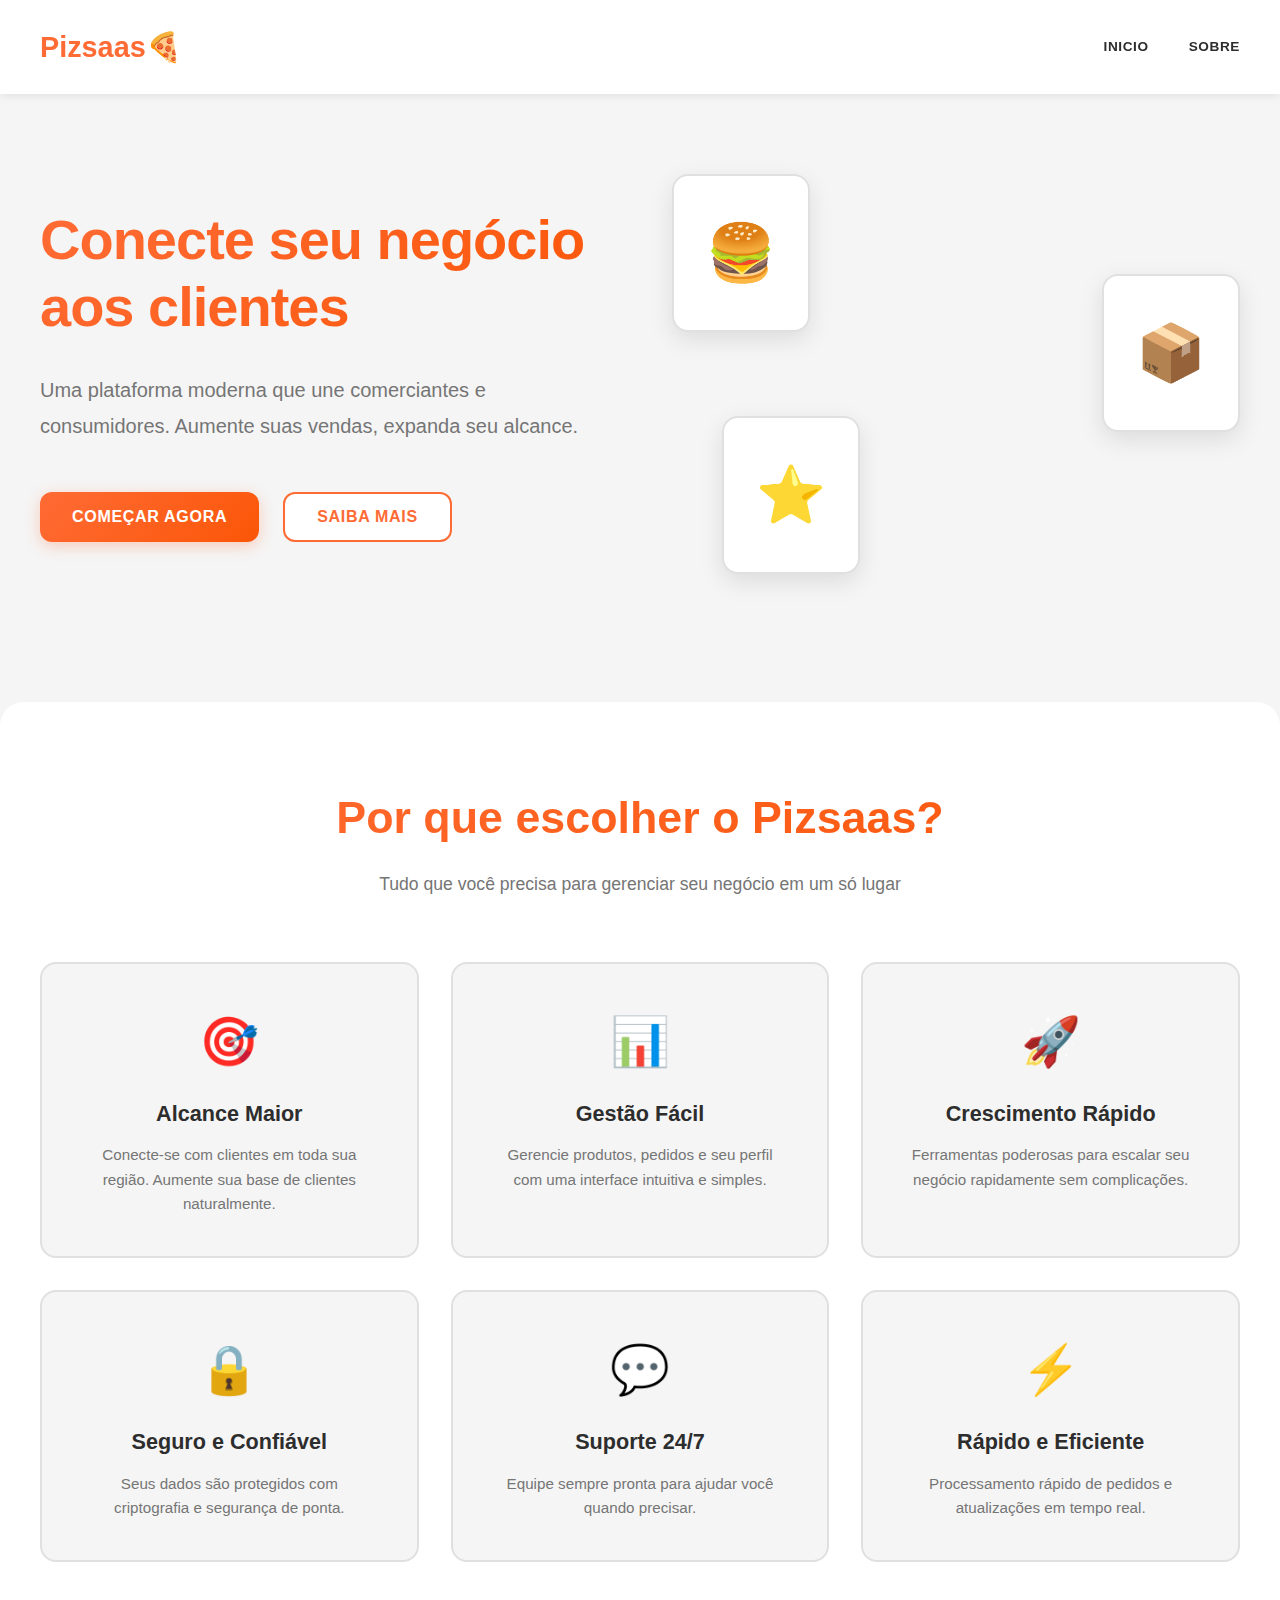
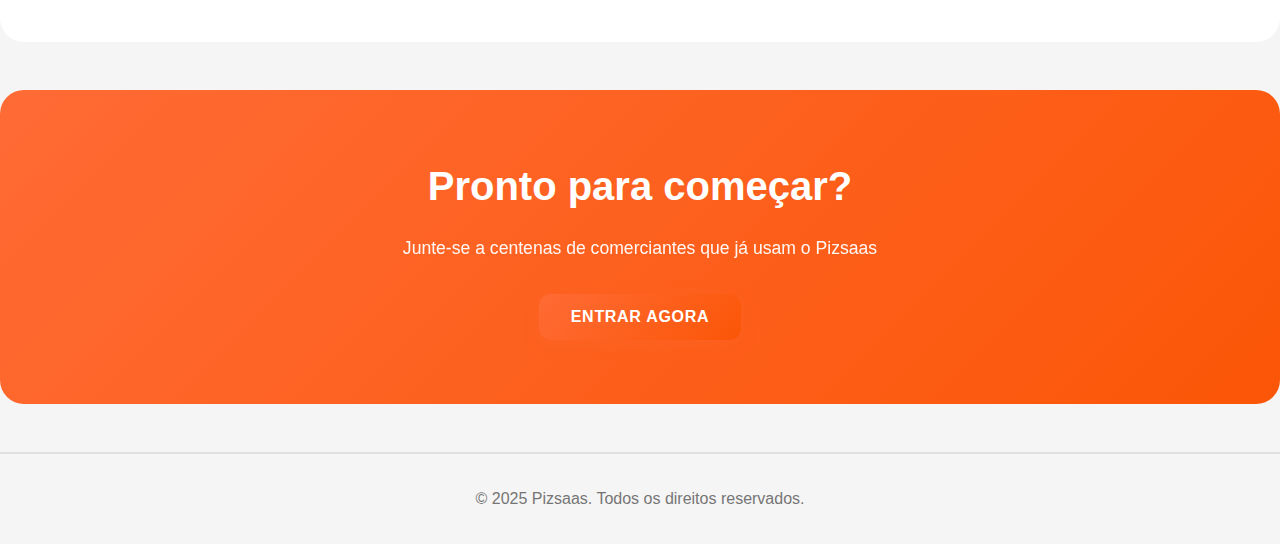
<file: SaaS/index.html>
<!DOCTYPE html>
<html lang="pt-BR">
<head>
    <meta charset="UTF-8">
    <meta name="viewport" content="width=device-width, initial-scale=1.0">
    <title>SaaS</title>
    <link rel="stylesheet" href="styles/main.css">
</head>
<body>
    <div class="landing-wrapper">
        <!-- Navigation Bar -->
        <nav class="landing-nav">
            <div class="nav-brand">
                <h2 class="nav-logo">Pizsaas🍕</h2>
            </div>
            <div class="nav-links">
                <a href="#" class="nav-link">inicio</a>
                <a href="#sobre" class="nav-link">Sobre</a>
            </div>
        </nav>

        <!-- Section -->
        <section class="hero-landing">
            <div class="hero-content">
                <h1 class="hero-title-landing">Conecte seu negócio aos clientes</h1>
                <p class="hero-subtitle-landing">Uma plataforma moderna que une comerciantes e consumidores. Aumente suas vendas, expanda seu alcance.</p>
                <div class="hero-buttons">
                    <button class="btn btn-primary" onclick="goToSelection()">Começar Agora</button>
                    <button class="btn btn-secondary" onclick="goToSelection()">Saiba Mais</button>
                </div>
            </div>
            <div class="hero-image">
                <div class="hero-visual">
                    <div class="visual-card card-1">🍔</div>
                    <div class="visual-card card-2">📦</div>
                    <div class="visual-card card-3">⭐</div>
                </div>
            </div>
        </section>

        <!-- Section -->
        <section id="sobre" class="features-section">
            <div class="features-header">
                <h2 class="section-title">Por que escolher o Pizsaas?</h2>
                <p class="section-subtitle">Tudo que você precisa para gerenciar seu negócio em um só lugar</p>
            </div>

            <div class="features-grid">
                <div class="feature-card">
                    <div class="feature-icon">🎯</div>
                    <h3 class="feature-title">Alcance Maior</h3>
                    <p class="feature-text">Conecte-se com clientes em toda sua região. Aumente sua base de clientes naturalmente.</p>
                </div>

                <div class="feature-card">
                    <div class="feature-icon">📊</div>
                    <h3 class="feature-title">Gestão Fácil</h3>
                    <p class="feature-text">Gerencie produtos, pedidos e seu perfil com uma interface intuitiva e simples.</p>
                </div>

                <div class="feature-card">
                    <div class="feature-icon">🚀</div>
                    <h3 class="feature-title">Crescimento Rápido</h3>
                    <p class="feature-text">Ferramentas poderosas para escalar seu negócio rapidamente sem complicações.</p>
                </div>

                <div class="feature-card">
                    <div class="feature-icon">🔒</div>
                    <h3 class="feature-title">Seguro e Confiável</h3>
                    <p class="feature-text">Seus dados são protegidos com criptografia e segurança de ponta.</p>
                </div>

                <div class="feature-card">
                    <div class="feature-icon">💬</div>
                    <h3 class="feature-title">Suporte 24/7</h3>
                    <p class="feature-text">Equipe sempre pronta para ajudar você quando precisar.</p>
                </div>

                <div class="feature-card">
                    <div class="feature-icon">⚡</div>
                    <h3 class="feature-title">Rápido e Eficiente</h3>
                    <p class="feature-text">Processamento rápido de pedidos e atualizações em tempo real.</p>
                </div>
            </div>
        </section>

        <!-- CTA Section -->
        <section class="cta-section">
            <div class="cta-content">
                <h2 class="cta-title">Pronto para começar?</h2>
                <p class="cta-subtitle">Junte-se a centenas de comerciantes que já usam o Pizsaas</p>
                <button class="btn btn-primary" onclick="goToSelection()">Entrar Agora</button>
            </div>
        </section>

        <!-- Footer -->
        <footer class="landing-footer">
            <p>&copy; 2025 Pizsaas. Todos os direitos reservados.</p>
        </footer>
    </div>

    <script>
        function goToSelection() {
            window.location.href = 'selection.html';
        }
    </script>
</body>
</html>
</file>
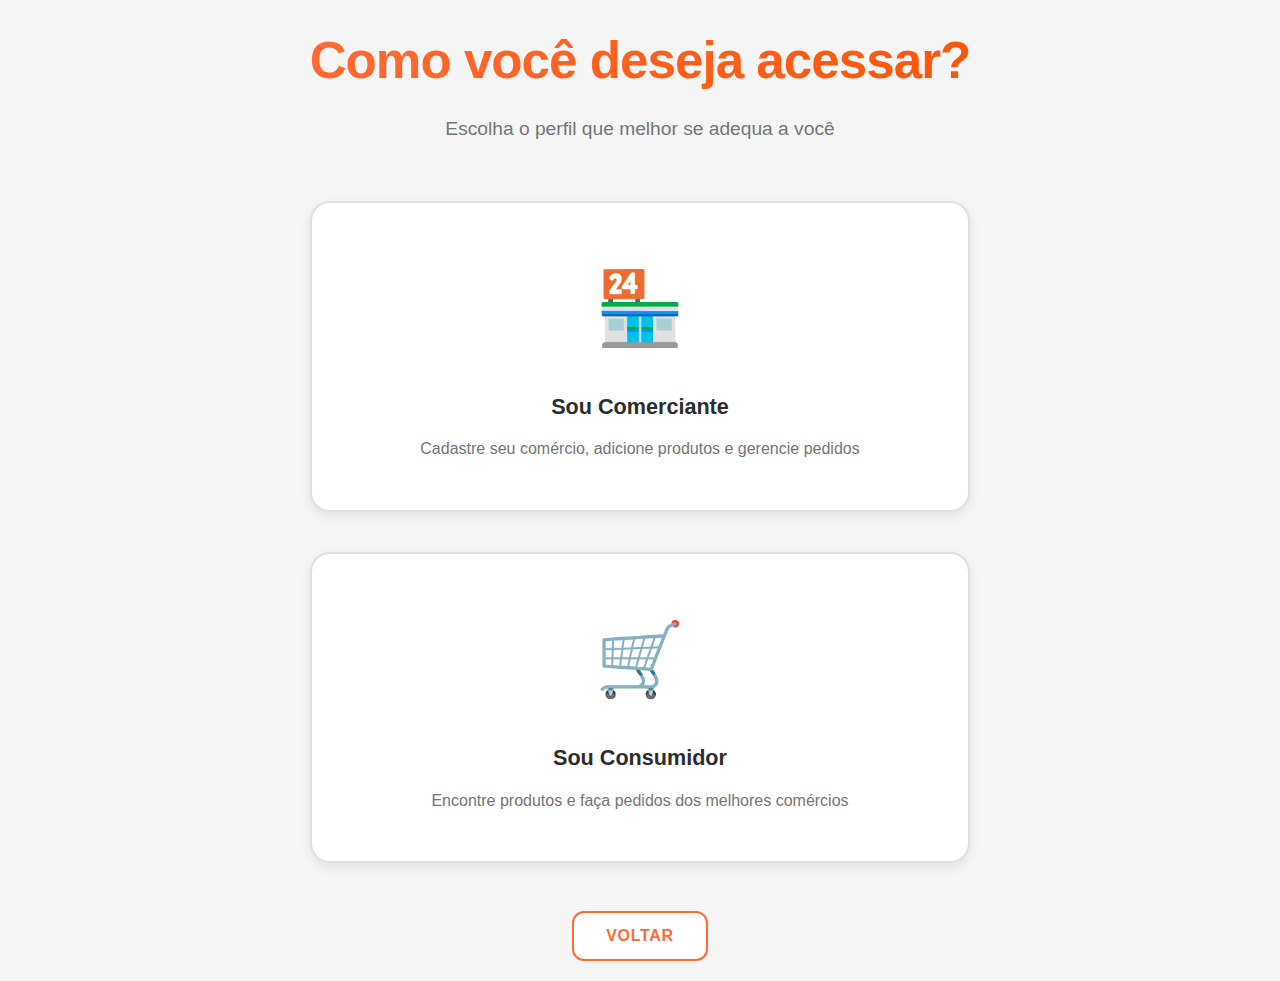
<file: SaaS/auth.html>
<!DOCTYPE html>
<html lang="pt-BR">
<head>
    <meta charset="UTF-8">
    <meta name="viewport" content="width=device-width, initial-scale=1.0">
    <title>Login/Cadastro</title>
    <link rel="stylesheet" href="styles/main.css">
</head>
<body>
    <div class="container">
        <div class="auth-container">
            <h1 class="auth-title" id="authTitle">Login</h1>
            
            <div class="tabs">
                <button class="tab active" onclick="switchTab('login')">Login</button>
                <button class="tab" onclick="switchTab('cadastro')">Cadastro</button>
            </div>

            <!-- Login Form -->
            <form id="loginForm" class="auth-form">
                <div class="form-group">
                    <label for="loginEmail">Email</label>
                    <input type="email" id="loginEmail" placeholder="seu@email.com" required>
                </div>
                <div class="form-group">
                    <label for="loginPassword">Senha</label>
                    <input type="password" id="loginPassword" placeholder="Digite sua senha" required>
                </div>
                <button type="submit" class="btn btn-primary">Entrar</button>
            </form>

            <!-- Cadastro Form -->
            <form id="cadastroForm" class="auth-form" style="display: none;">
                <div class="form-group">
                    <label for="nome">Nome Completo</label>
                    <input type="text" id="nome" placeholder="Seu nome completo" required>
                </div>
                <div class="form-group">
                    <label for="email">Email</label>
                    <input type="email" id="email" placeholder="seu@email.com" required>
                </div>
                <div class="form-group">
                    <label for="telefone">Telefone (com DDD)</label>
                    <input type="tel" id="telefone" placeholder="11999999999" required>
                </div>
                <div class="form-group">
                    <label for="senha">Senha</label>
                    <input type="password" id="senha" placeholder="Digite uma senha forte" required>
                </div>

                <!-- Campos específicos para comerciante -->
                <div id="comercianteFields" style="display: none;">
                    <div class="form-group">
                        <label for="fotoPerfil">Foto de Perfil</label>
                        <input type="file" id="fotoPerfil" accept="image/*" onchange="previewFoto(event)">
                        <div class="image-preview" id="fotoPreview" style="margin-top: 0.5rem;">
                            <div class="image-placeholder" style="width: 100px; height: 100px;">
                                <p style="font-size: 0.85rem;">Nenhuma imagem</p>
                            </div>
                        </div>
                    </div>
                </div>

                <!-- Campos específicos para consumidor -->
                <div id="consumidorFields" style="display: none;">
                    <div class="form-group">
                        <label for="fotoPerfil">Foto de Perfil</label>
                        <input type="file" id="fotoPerfil" accept="image/*" onchange="previewFoto(event)">
                        <div class="image-preview" id="fotoPreview" style="margin-top: 0.5rem;">
                            <div class="image-placeholder" style="width: 100px; height: 100px;">
                                <p style="font-size: 0.85rem;">Nenhuma imagem</p>
                            </div>
                        </div>
                    </div>
                </div>

                <button type="submit" class="btn btn-primary">Cadastrar</button>
            </form><br>

            <center><button class="btn btn-secondary" onclick="goBack()">Voltar</button></center>
        </div>
    </div>

    <script src="scripts/auth.js"></script>
</body>
</html>
</file>
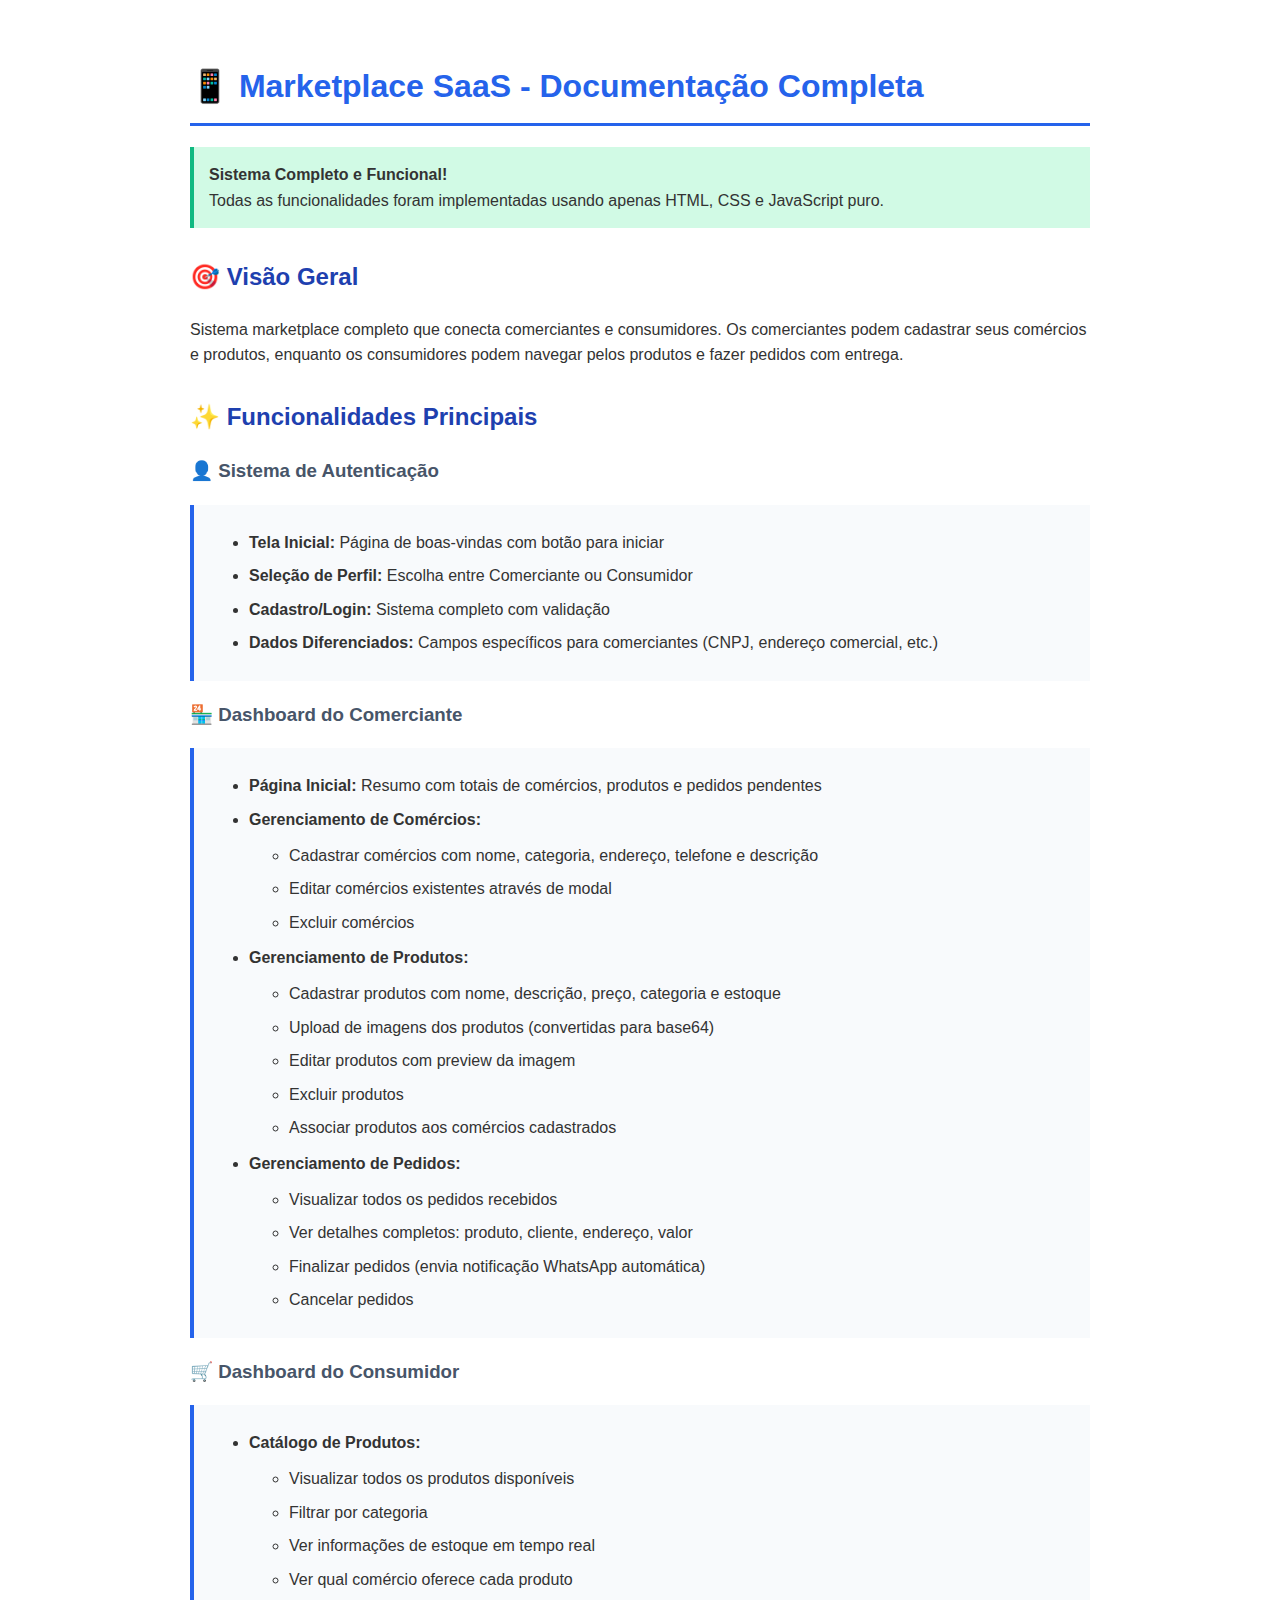
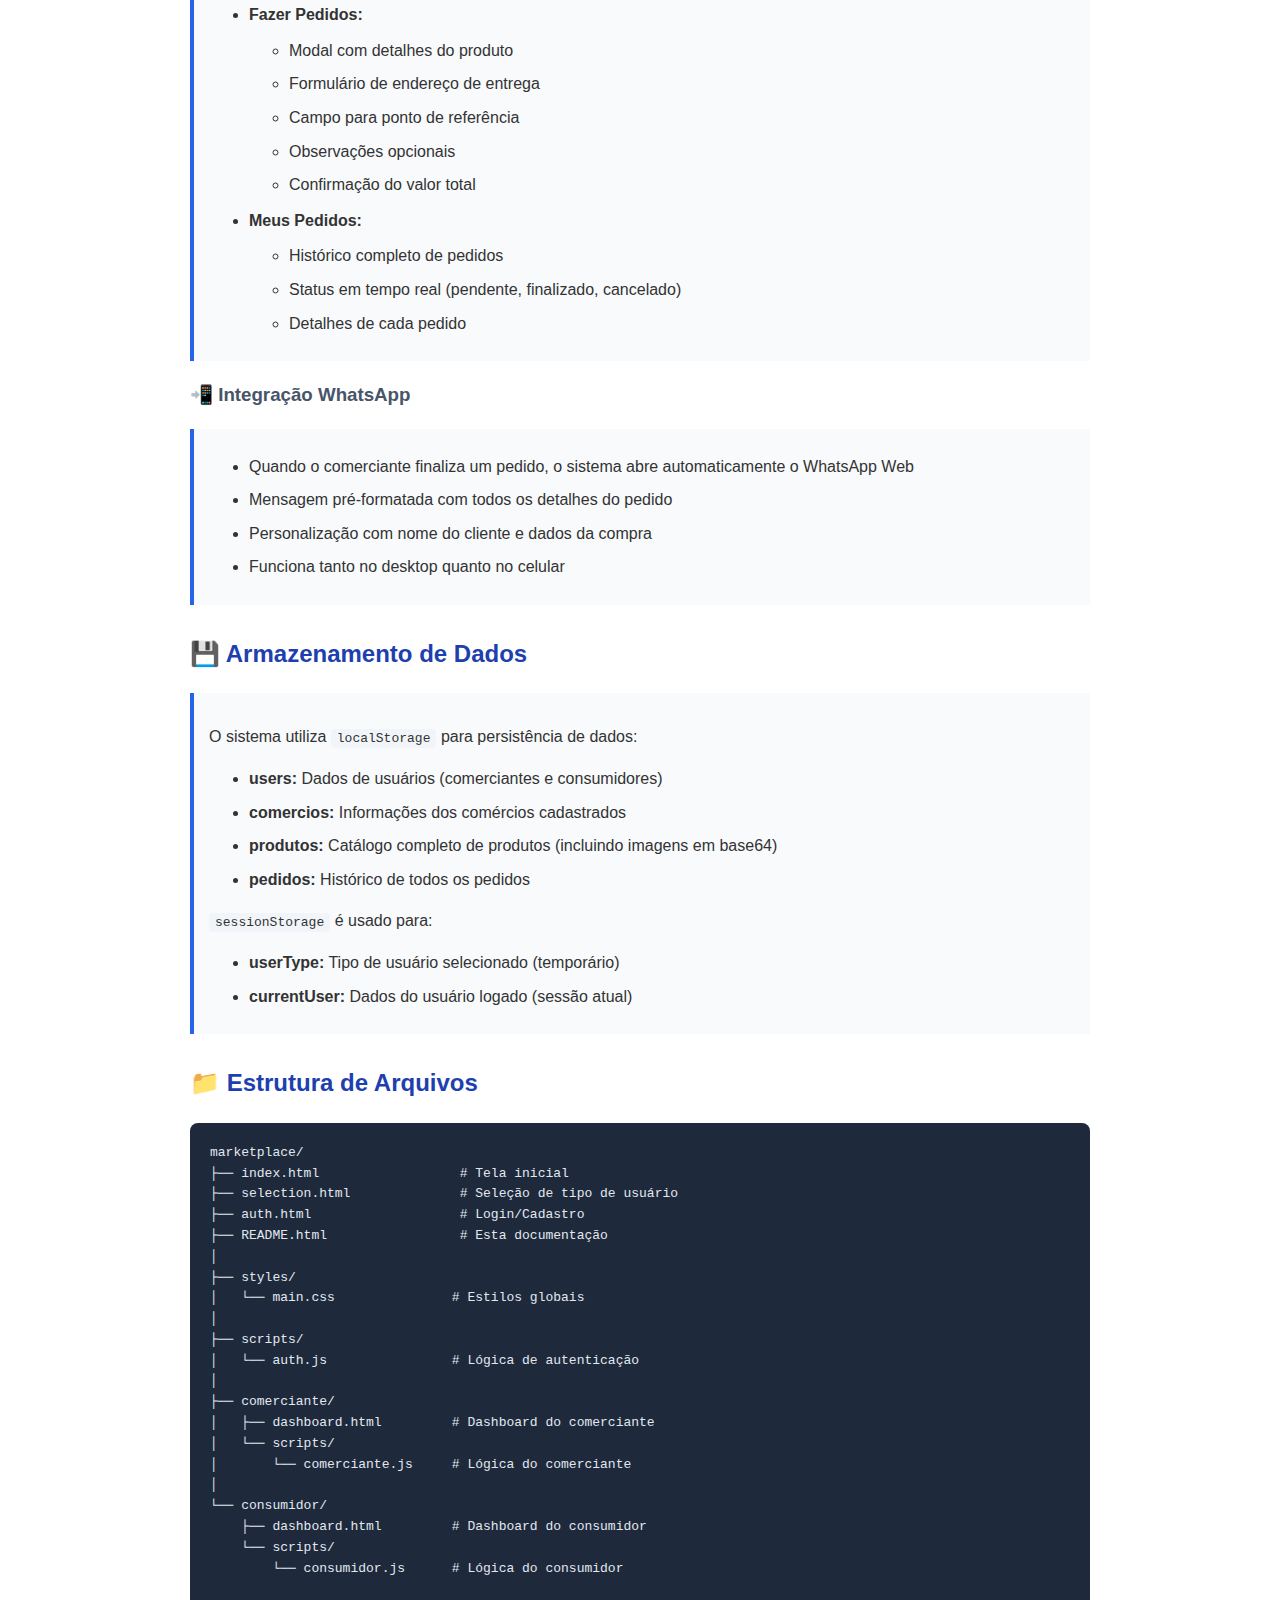
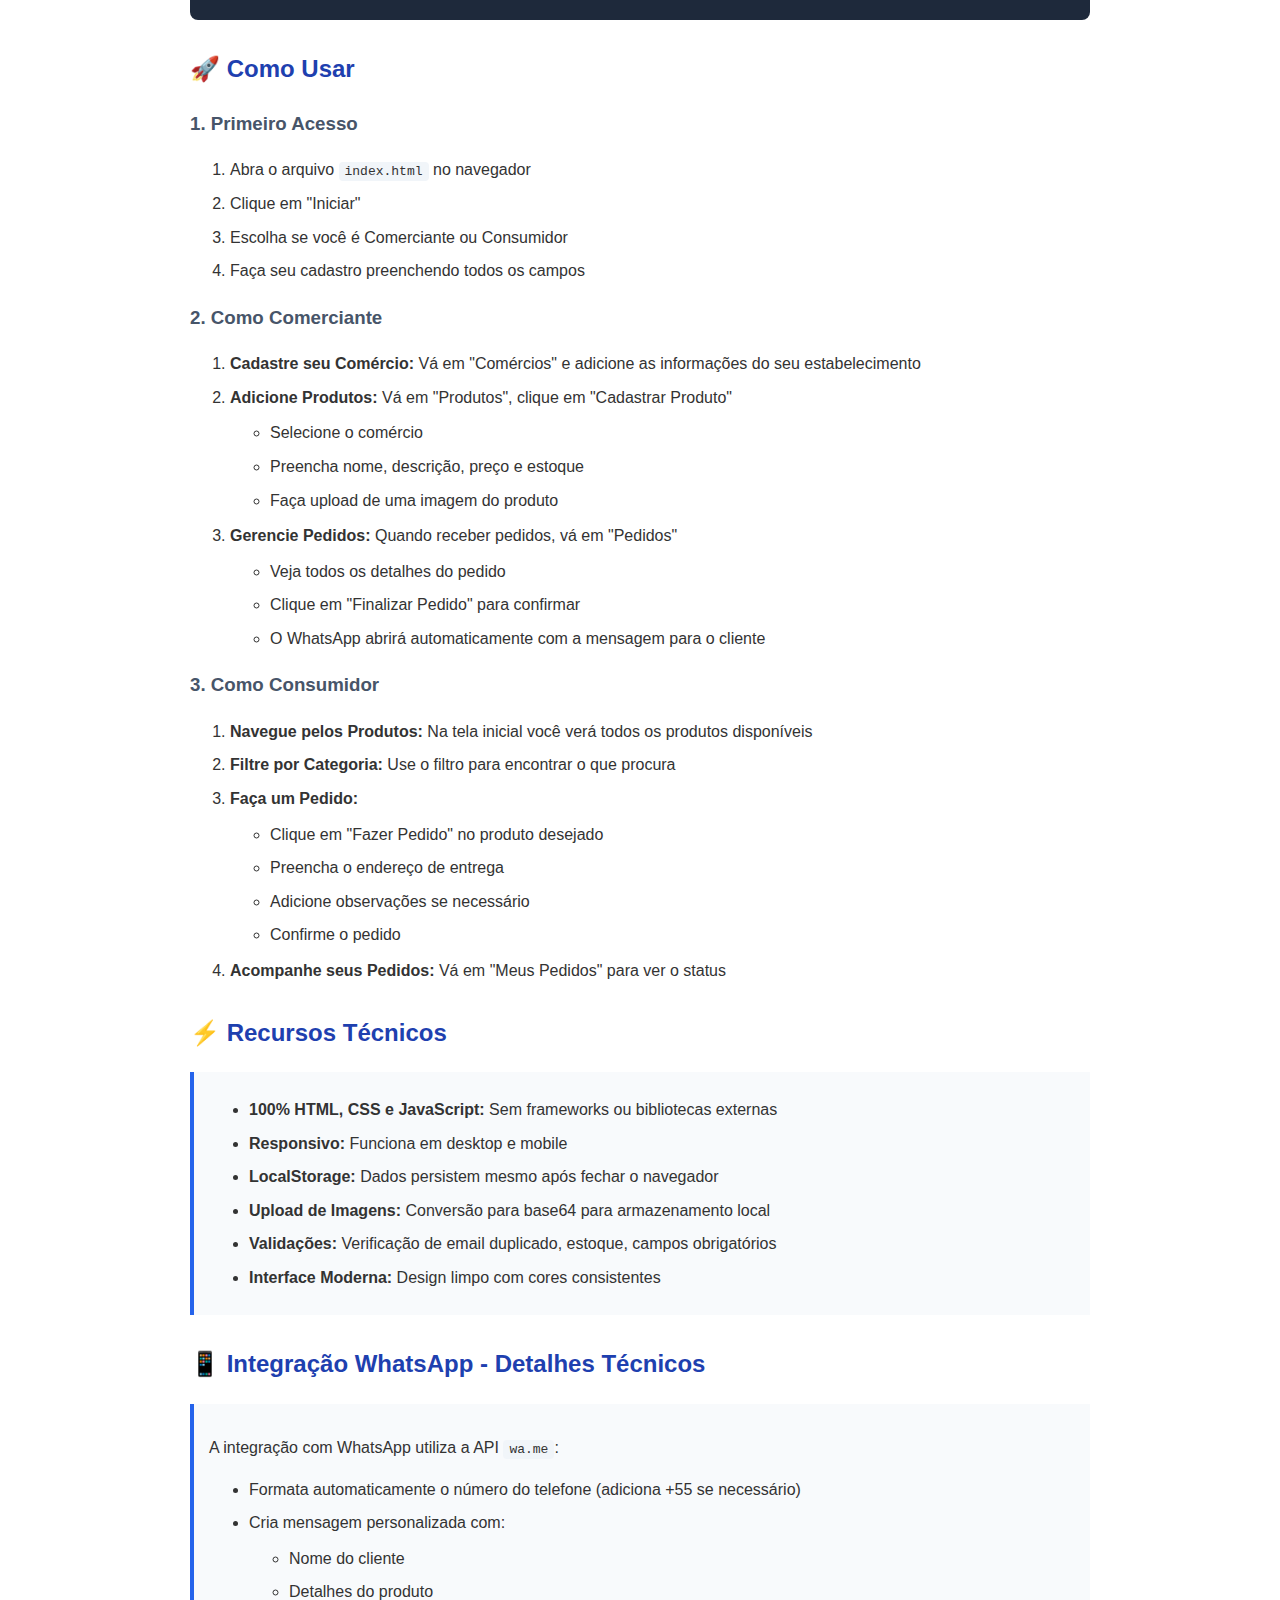
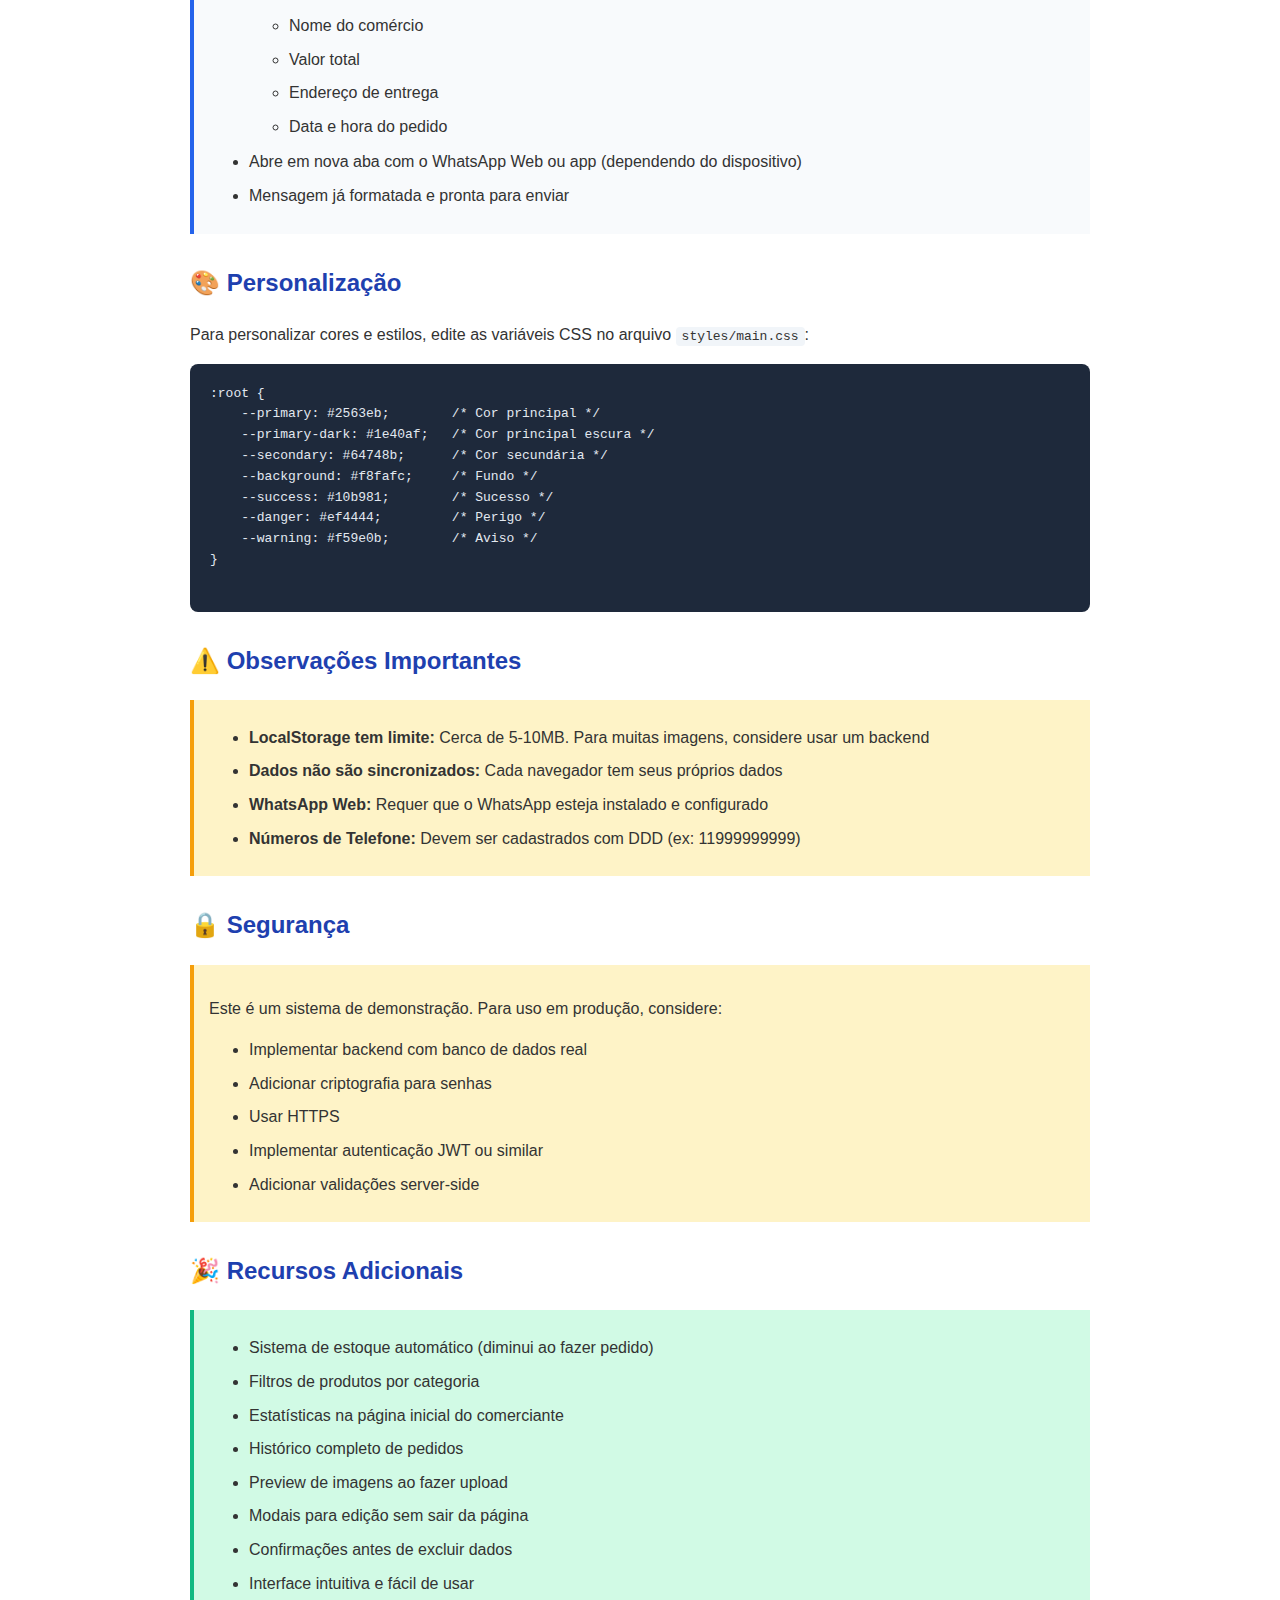
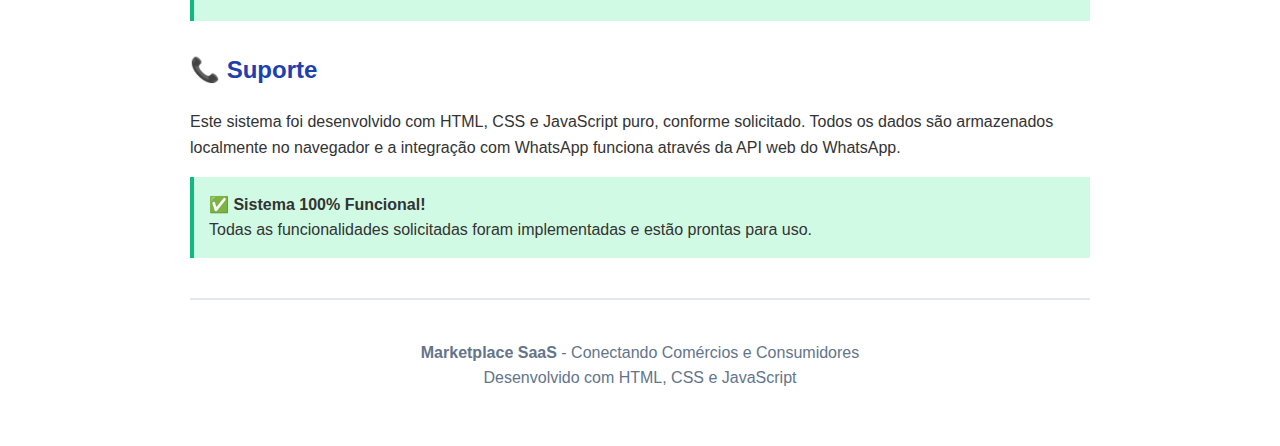
<file: SaaS/README.html>
<!DOCTYPE html>
<html lang="pt-BR">
<head>
    <meta charset="UTF-8">
    <meta name="viewport" content="width=device-width, initial-scale=1.0">
    <title>README - Marketplace SaaS</title>
    <style>
        body {
            font-family: -apple-system, BlinkMacSystemFont, 'Segoe UI', Roboto, sans-serif;
            max-width: 900px;
            margin: 0 auto;
            padding: 40px 20px;
            line-height: 1.6;
            color: #333;
        }
        h1 {
            color: #2563eb;
            border-bottom: 3px solid #2563eb;
            padding-bottom: 10px;
        }
        h2 {
            color: #1e40af;
            margin-top: 30px;
        }
        h3 {
            color: #475569;
        }
        code {
            background: #f1f5f9;
            padding: 2px 6px;
            border-radius: 4px;
            font-family: monospace;
        }
        .feature {
            background: #f8fafc;
            border-left: 4px solid #2563eb;
            padding: 15px;
            margin: 15px 0;
        }
        .warning {
            background: #fef3c7;
            border-left: 4px solid #f59e0b;
            padding: 15px;
            margin: 15px 0;
        }
        .success {
            background: #d1fae5;
            border-left: 4px solid #10b981;
            padding: 15px;
            margin: 15px 0;
        }
        ul {
            margin: 10px 0;
        }
        li {
            margin: 8px 0;
        }
    </style>
</head>
<body>
    <h1>📱 Marketplace SaaS - Documentação Completa</h1>
    
    <div class="success">
        <strong>Sistema Completo e Funcional!</strong><br>
        Todas as funcionalidades foram implementadas usando apenas HTML, CSS e JavaScript puro.
    </div>

    <h2>🎯 Visão Geral</h2>
    <p>
        Sistema marketplace completo que conecta comerciantes e consumidores. Os comerciantes podem cadastrar seus comércios e produtos, 
        enquanto os consumidores podem navegar pelos produtos e fazer pedidos com entrega.
    </p>

    <h2>✨ Funcionalidades Principais</h2>

    <h3>👤 Sistema de Autenticação</h3>
    <div class="feature">
        <ul>
            <li><strong>Tela Inicial:</strong> Página de boas-vindas com botão para iniciar</li>
            <li><strong>Seleção de Perfil:</strong> Escolha entre Comerciante ou Consumidor</li>
            <li><strong>Cadastro/Login:</strong> Sistema completo com validação</li>
            <li><strong>Dados Diferenciados:</strong> Campos específicos para comerciantes (CNPJ, endereço comercial, etc.)</li>
        </ul>
    </div>

    <h3>🏪 Dashboard do Comerciante</h3>
    <div class="feature">
        <ul>
            <li><strong>Página Inicial:</strong> Resumo com totais de comércios, produtos e pedidos pendentes</li>
            <li><strong>Gerenciamento de Comércios:</strong>
                <ul>
                    <li>Cadastrar comércios com nome, categoria, endereço, telefone e descrição</li>
                    <li>Editar comércios existentes através de modal</li>
                    <li>Excluir comércios</li>
                </ul>
            </li>
            <li><strong>Gerenciamento de Produtos:</strong>
                <ul>
                    <li>Cadastrar produtos com nome, descrição, preço, categoria e estoque</li>
                    <li>Upload de imagens dos produtos (convertidas para base64)</li>
                    <li>Editar produtos com preview da imagem</li>
                    <li>Excluir produtos</li>
                    <li>Associar produtos aos comércios cadastrados</li>
                </ul>
            </li>
            <li><strong>Gerenciamento de Pedidos:</strong>
                <ul>
                    <li>Visualizar todos os pedidos recebidos</li>
                    <li>Ver detalhes completos: produto, cliente, endereço, valor</li>
                    <li>Finalizar pedidos (envia notificação WhatsApp automática)</li>
                    <li>Cancelar pedidos</li>
                </ul>
            </li>
        </ul>
    </div>

    <h3>🛒 Dashboard do Consumidor</h3>
    <div class="feature">
        <ul>
            <li><strong>Catálogo de Produtos:</strong>
                <ul>
                    <li>Visualizar todos os produtos disponíveis</li>
                    <li>Filtrar por categoria</li>
                    <li>Ver informações de estoque em tempo real</li>
                    <li>Ver qual comércio oferece cada produto</li>
                </ul>
            </li>
            <li><strong>Fazer Pedidos:</strong>
                <ul>
                    <li>Modal com detalhes do produto</li>
                    <li>Formulário de endereço de entrega</li>
                    <li>Campo para ponto de referência</li>
                    <li>Observações opcionais</li>
                    <li>Confirmação do valor total</li>
                </ul>
            </li>
            <li><strong>Meus Pedidos:</strong>
                <ul>
                    <li>Histórico completo de pedidos</li>
                    <li>Status em tempo real (pendente, finalizado, cancelado)</li>
                    <li>Detalhes de cada pedido</li>
                </ul>
            </li>
        </ul>
    </div>

    <h3>📲 Integração WhatsApp</h3>
    <div class="feature">
        <ul>
            <li>Quando o comerciante finaliza um pedido, o sistema abre automaticamente o WhatsApp Web</li>
            <li>Mensagem pré-formatada com todos os detalhes do pedido</li>
            <li>Personalização com nome do cliente e dados da compra</li>
            <li>Funciona tanto no desktop quanto no celular</li>
        </ul>
    </div>

    <h2>💾 Armazenamento de Dados</h2>
    <div class="feature">
        <p>O sistema utiliza <code>localStorage</code> para persistência de dados:</p>
        <ul>
            <li><strong>users:</strong> Dados de usuários (comerciantes e consumidores)</li>
            <li><strong>comercios:</strong> Informações dos comércios cadastrados</li>
            <li><strong>produtos:</strong> Catálogo completo de produtos (incluindo imagens em base64)</li>
            <li><strong>pedidos:</strong> Histórico de todos os pedidos</li>
        </ul>
        <p><code>sessionStorage</code> é usado para:</p>
        <ul>
            <li><strong>userType:</strong> Tipo de usuário selecionado (temporário)</li>
            <li><strong>currentUser:</strong> Dados do usuário logado (sessão atual)</li>
        </ul>
    </div>

    <h2>📁 Estrutura de Arquivos</h2>
    <pre style="background: #1e293b; color: #e2e8f0; padding: 20px; border-radius: 8px; overflow-x: auto;">
marketplace/
├── index.html                  # Tela inicial
├── selection.html              # Seleção de tipo de usuário
├── auth.html                   # Login/Cadastro
├── README.html                 # Esta documentação
│
├── styles/
│   └── main.css               # Estilos globais
│
├── scripts/
│   └── auth.js                # Lógica de autenticação
│
├── comerciante/
│   ├── dashboard.html         # Dashboard do comerciante
│   └── scripts/
│       └── comerciante.js     # Lógica do comerciante
│
└── consumidor/
    ├── dashboard.html         # Dashboard do consumidor
    └── scripts/
        └── consumidor.js      # Lógica do consumidor
    </pre>

    <h2>🚀 Como Usar</h2>
    
    <h3>1. Primeiro Acesso</h3>
    <ol>
        <li>Abra o arquivo <code>index.html</code> no navegador</li>
        <li>Clique em "Iniciar"</li>
        <li>Escolha se você é Comerciante ou Consumidor</li>
        <li>Faça seu cadastro preenchendo todos os campos</li>
    </ol>

    <h3>2. Como Comerciante</h3>
    <ol>
        <li><strong>Cadastre seu Comércio:</strong> Vá em "Comércios" e adicione as informações do seu estabelecimento</li>
        <li><strong>Adicione Produtos:</strong> Vá em "Produtos", clique em "Cadastrar Produto"
            <ul>
                <li>Selecione o comércio</li>
                <li>Preencha nome, descrição, preço e estoque</li>
                <li>Faça upload de uma imagem do produto</li>
            </ul>
        </li>
        <li><strong>Gerencie Pedidos:</strong> Quando receber pedidos, vá em "Pedidos"
            <ul>
                <li>Veja todos os detalhes do pedido</li>
                <li>Clique em "Finalizar Pedido" para confirmar</li>
                <li>O WhatsApp abrirá automaticamente com a mensagem para o cliente</li>
            </ul>
        </li>
    </ol>

    <h3>3. Como Consumidor</h3>
    <ol>
        <li><strong>Navegue pelos Produtos:</strong> Na tela inicial você verá todos os produtos disponíveis</li>
        <li><strong>Filtre por Categoria:</strong> Use o filtro para encontrar o que procura</li>
        <li><strong>Faça um Pedido:</strong>
            <ul>
                <li>Clique em "Fazer Pedido" no produto desejado</li>
                <li>Preencha o endereço de entrega</li>
                <li>Adicione observações se necessário</li>
                <li>Confirme o pedido</li>
            </ul>
        </li>
        <li><strong>Acompanhe seus Pedidos:</strong> Vá em "Meus Pedidos" para ver o status</li>
    </ol>

    <h2>⚡ Recursos Técnicos</h2>
    <div class="feature">
        <ul>
            <li><strong>100% HTML, CSS e JavaScript:</strong> Sem frameworks ou bibliotecas externas</li>
            <li><strong>Responsivo:</strong> Funciona em desktop e mobile</li>
            <li><strong>LocalStorage:</strong> Dados persistem mesmo após fechar o navegador</li>
            <li><strong>Upload de Imagens:</strong> Conversão para base64 para armazenamento local</li>
            <li><strong>Validações:</strong> Verificação de email duplicado, estoque, campos obrigatórios</li>
            <li><strong>Interface Moderna:</strong> Design limpo com cores consistentes</li>
        </ul>
    </div>

    <h2>📱 Integração WhatsApp - Detalhes Técnicos</h2>
    <div class="feature">
        <p>A integração com WhatsApp utiliza a API <code>wa.me</code>:</p>
        <ul>
            <li>Formata automaticamente o número do telefone (adiciona +55 se necessário)</li>
            <li>Cria mensagem personalizada com:
                <ul>
                    <li>Nome do cliente</li>
                    <li>Detalhes do produto</li>
                    <li>Nome do comércio</li>
                    <li>Valor total</li>
                    <li>Endereço de entrega</li>
                    <li>Data e hora do pedido</li>
                </ul>
            </li>
            <li>Abre em nova aba com o WhatsApp Web ou app (dependendo do dispositivo)</li>
            <li>Mensagem já formatada e pronta para enviar</li>
        </ul>
    </div>

    <h2>🎨 Personalização</h2>
    <p>Para personalizar cores e estilos, edite as variáveis CSS no arquivo <code>styles/main.css</code>:</p>
    <pre style="background: #1e293b; color: #e2e8f0; padding: 20px; border-radius: 8px;">
:root {
    --primary: #2563eb;        /* Cor principal */
    --primary-dark: #1e40af;   /* Cor principal escura */
    --secondary: #64748b;      /* Cor secundária */
    --background: #f8fafc;     /* Fundo */
    --success: #10b981;        /* Sucesso */
    --danger: #ef4444;         /* Perigo */
    --warning: #f59e0b;        /* Aviso */
}
    </pre>

    <h2>⚠️ Observações Importantes</h2>
    <div class="warning">
        <ul>
            <li><strong>LocalStorage tem limite:</strong> Cerca de 5-10MB. Para muitas imagens, considere usar um backend</li>
            <li><strong>Dados não são sincronizados:</strong> Cada navegador tem seus próprios dados</li>
            <li><strong>WhatsApp Web:</strong> Requer que o WhatsApp esteja instalado e configurado</li>
            <li><strong>Números de Telefone:</strong> Devem ser cadastrados com DDD (ex: 11999999999)</li>
        </ul>
    </div>

    <h2>🔒 Segurança</h2>
    <div class="warning">
        <p>Este é um sistema de demonstração. Para uso em produção, considere:</p>
        <ul>
            <li>Implementar backend com banco de dados real</li>
            <li>Adicionar criptografia para senhas</li>
            <li>Usar HTTPS</li>
            <li>Implementar autenticação JWT ou similar</li>
            <li>Adicionar validações server-side</li>
        </ul>
    </div>

    <h2>🎉 Recursos Adicionais</h2>
    <div class="success">
        <ul>
            <li>Sistema de estoque automático (diminui ao fazer pedido)</li>
            <li>Filtros de produtos por categoria</li>
            <li>Estatísticas na página inicial do comerciante</li>
            <li>Histórico completo de pedidos</li>
            <li>Preview de imagens ao fazer upload</li>
            <li>Modais para edição sem sair da página</li>
            <li>Confirmações antes de excluir dados</li>
            <li>Interface intuitiva e fácil de usar</li>
        </ul>
    </div>

    <h2>📞 Suporte</h2>
    <p>
        Este sistema foi desenvolvido com HTML, CSS e JavaScript puro, conforme solicitado. 
        Todos os dados são armazenados localmente no navegador e a integração com WhatsApp 
        funciona através da API web do WhatsApp.
    </p>

    <div class="success">
        <strong>✅ Sistema 100% Funcional!</strong><br>
        Todas as funcionalidades solicitadas foram implementadas e estão prontas para uso.
    </div>

    <hr style="margin: 40px 0; border: none; border-top: 2px solid #e2e8f0;">
    
    <p style="text-align: center; color: #64748b;">
        <strong>Marketplace SaaS</strong> - Conectando Comércios e Consumidores<br>
        Desenvolvido com HTML, CSS e JavaScript
    </p>
</body>
</html>
</file>
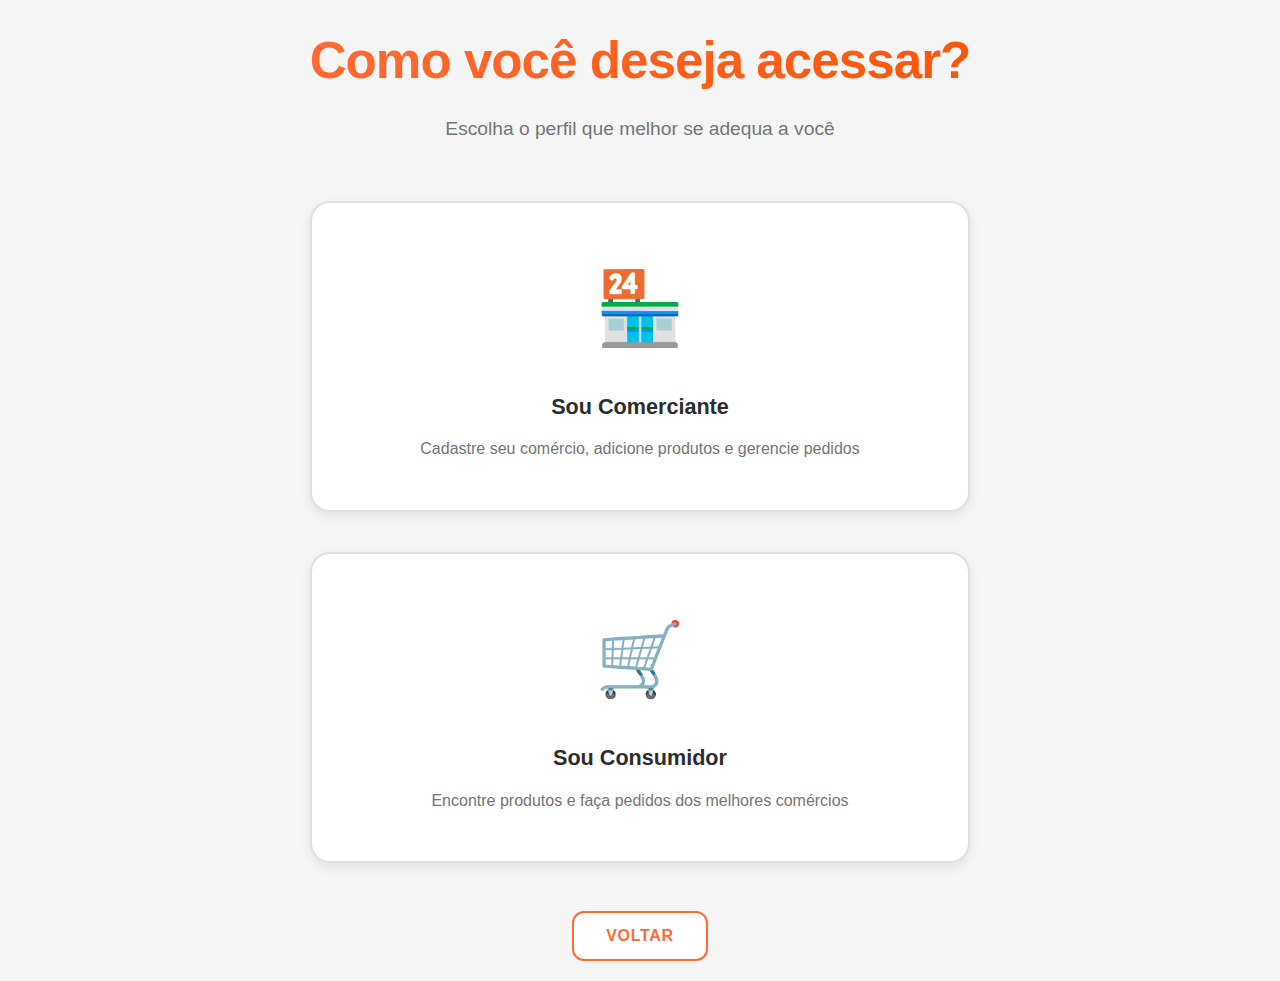
<file: SaaS/selection.html>
<!DOCTYPE html>
<html lang="pt-BR">
<head>
    <meta charset="UTF-8">
    <meta name="viewport" content="width=device-width, initial-scale=1.0">
    <title>Selecione seu Perfil</title>
    <link rel="stylesheet" href="styles/main.css">
</head>
<body>
    <div class="container">
        <div class="selection-container">
            <h1 class="selection-title">Como você deseja acessar?</h1>
            <p class="selection-subtitle">Escolha o perfil que melhor se adequa a você</p>
            
            <div class="cards-grid">
                <div class="selection-card" onclick="selectType('comerciante')">
                    <div class="card-icon">🏪</div>
                    <h2 class="card-title">Sou Comerciante</h2>
                    <p class="card-description">Cadastre seu comércio, adicione produtos e gerencie pedidos</p>
                </div>
                
                <div class="selection-card" onclick="selectType('consumidor')">
                    <div class="card-icon">🛒</div>
                    <h2 class="card-title">Sou Consumidor</h2>
                    <p class="card-description">Encontre produtos e faça pedidos dos melhores comércios</p>
                </div>
            </div>

            <button class="btn btn-secondary" onclick="goBack()">Voltar</button>
        </div>
    </div>

    <script>
        function selectType(type) {
            sessionStorage.setItem('userType', type);
            window.location.href = 'auth.html';
        }

        function goBack() {
            window.location.href = 'index.html';
        }
    </script>
</body>
</html>
</file>
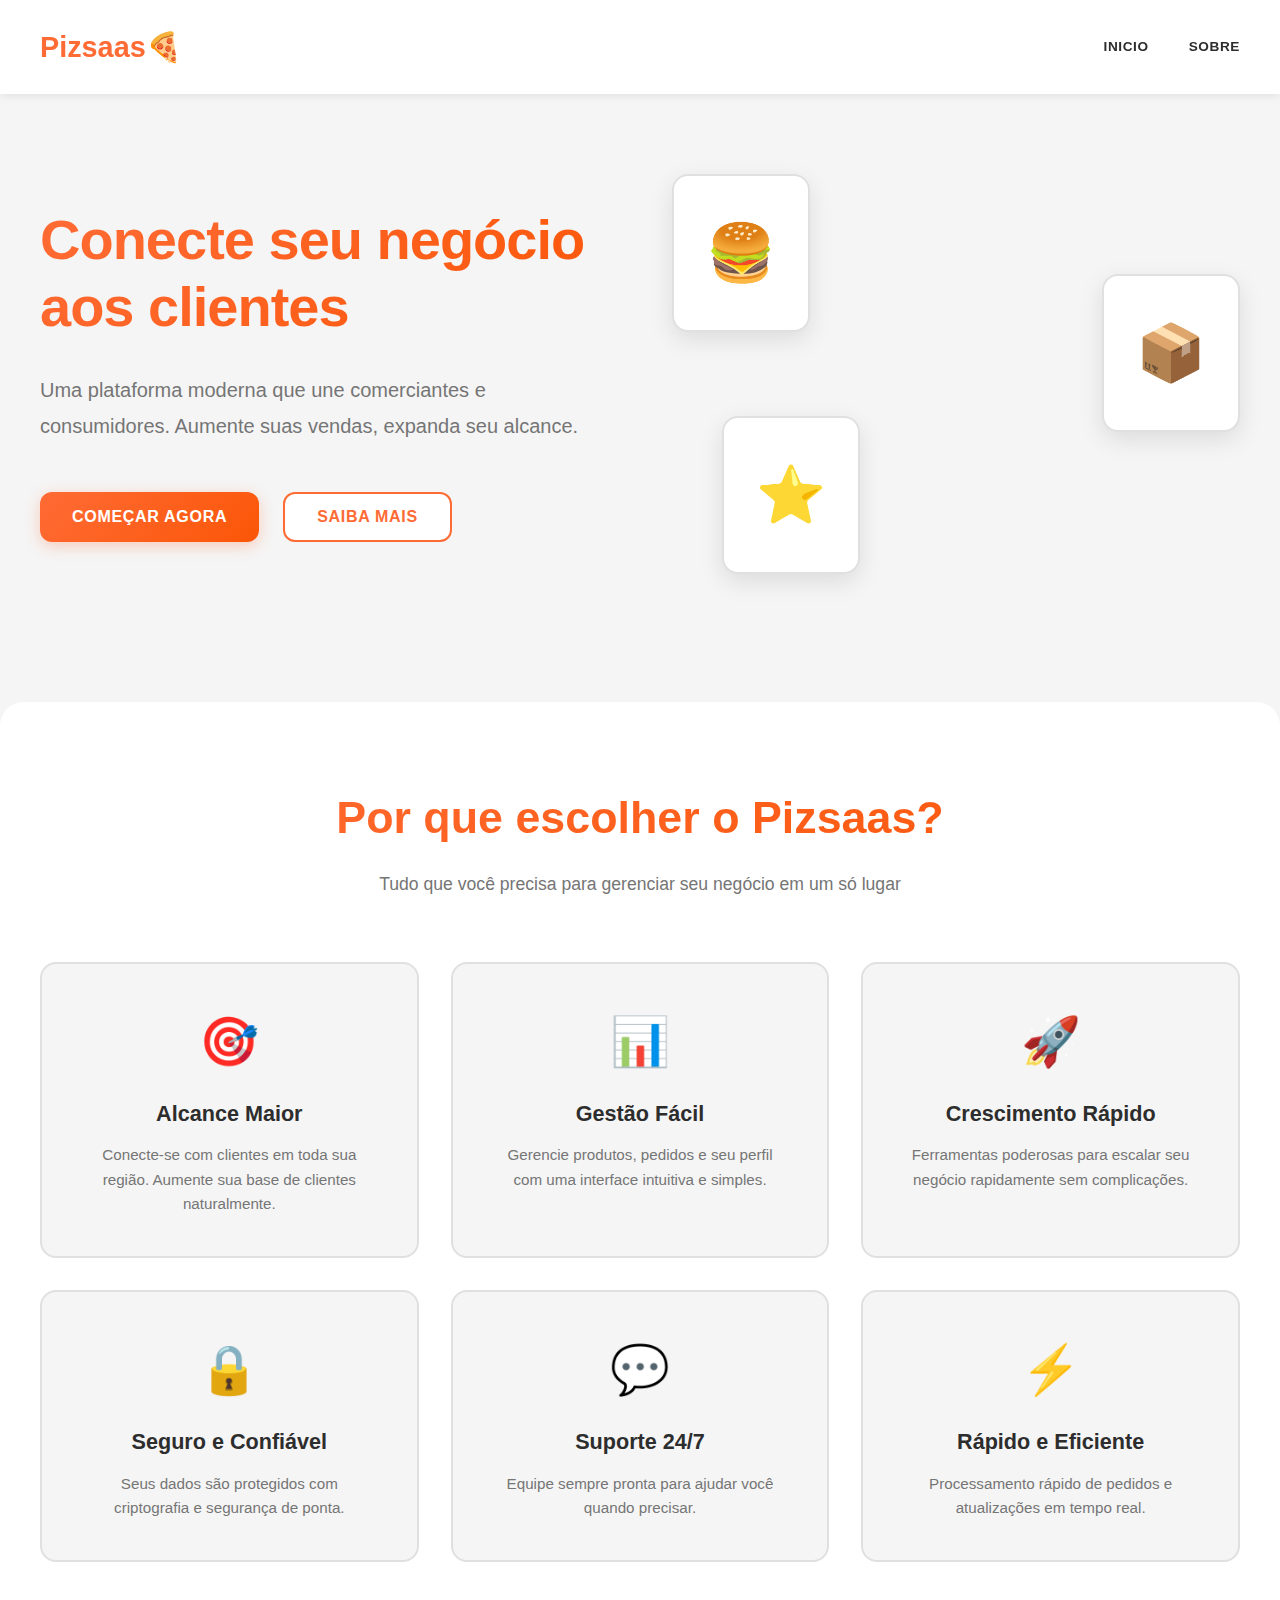
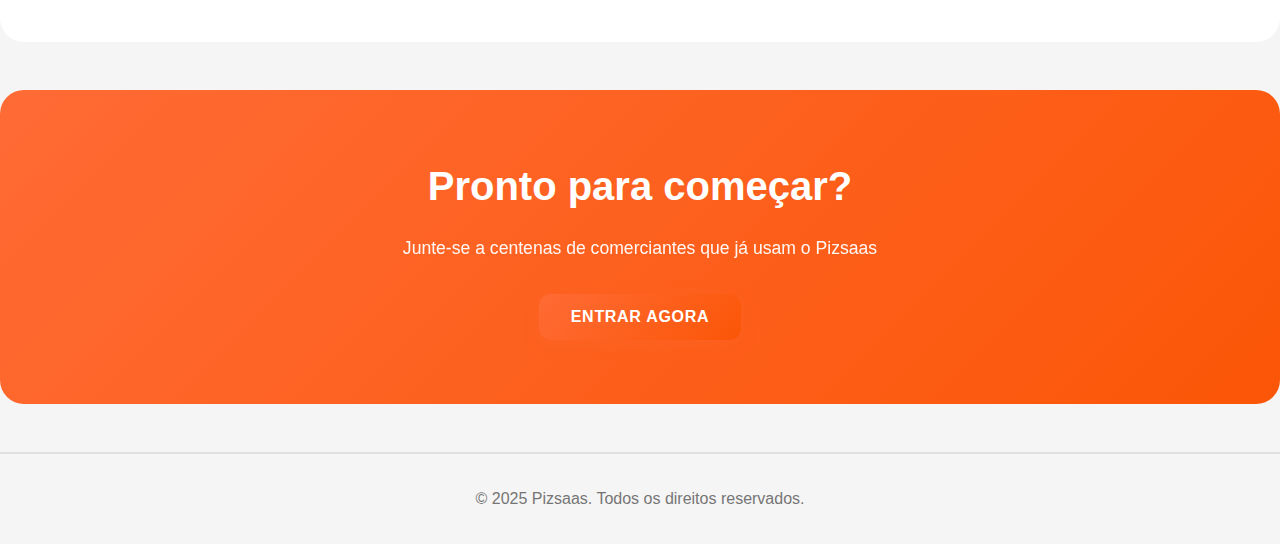
<file: SaaS/comerciante/dashboard.html>
<!DOCTYPE html>
<html lang="pt-BR">
<head>
    <meta charset="UTF-8">
    <meta name="viewport" content="width=device-width, initial-scale=1.0">
    <title>Dashboard - Comerciante</title>
    <link rel="stylesheet" href="../styles/main.css">
</head>
<body>
    <div class="dashboard">
        <aside class="sidebar">
            <div class="sidebar-profile-header">
                <img id="sidebarProfilePic" src="data:image/svg+xml,%3Csvg xmlns='http://www.w3.org/2000/svg' width='80' height='80'%3E%3Crect width='80' height='80' fill='%23fff'/%3E%3Ctext x='50%25' y='50%25' dominant-baseline='middle' text-anchor='middle' font-family='sans-serif' font-size='36' fill='%23ff6b35'%3E👤%3C/text%3E%3C/svg%3E" alt="Perfil" class="profile-picture-sidebar" onclick="navigateTo('perfil')" title="Clique para acessar seu perfil">
            </div>

            <div class="sidebar-header">
                <center><h2>Pizsaas🍕</h2></center>
            </div>
            <ul class="nav-menu">
                <li class="nav-item active" data-page="inicio" onclick="navigateTo('inicio')">Início</li>
                <li class="nav-item" data-page="comercios" onclick="navigateTo('comercios')">Comércios</li>
                <li class="nav-item" data-page="produtos" onclick="navigateTo('produtos')">Produtos</li>
                <li class="nav-item" data-page="pedidos" onclick="navigateTo('pedidos')">Pedidos</li>
                <li class="nav-item" onclick="logout()" style="color: #ffcccc; margin-top: auto; border-top: 1px solid rgba(255,255,255,0.2); padding-top: 1rem;">Sair</li>
            </ul>
        </aside>

        <main class="main-content">
            <!-- Página Início -->
            <div id="pageInicio" class="page active">
                <div class="page-header">
                    <div>
                        <h1 class="page-title">Bem-vindo ao Pizsaas</h1>
                        <p class="page-subtitle">Gerencie seus comércios, produtos e pedidos</p>
                    </div>
                </div>

                <div class="grid">
                    <div class="card">
                        <h3 class="card-title">Comércios Cadastrados</h3>
                        <p style="font-size: 2.8rem; font-weight: 900; color: var(--primary); margin-top: 1rem;" id="totalComercios">0</p>
                    </div>
                    <div class="card">
                        <h3 class="card-title">Produtos Cadastrados</h3>
                        <p style="font-size: 2.8rem; font-weight: 900; color: var(--primary); margin-top: 1rem;" id="totalProdutos">0</p>
                    </div>
                    <div class="card">
                        <h3 class="card-title">Pedidos Ainda Pendentes</h3>
                        <p style="font-size: 2.8rem; font-weight: 900; color: var(--warning); margin-top: 1rem;" id="totalPedidos">0</p>
                    </div>
                </div>

                <div class="card">
                    <h3 class="card-title">Últimos Pedidos</h3>
                    <div id="ultimosPedidos" style="margin-top: 1.5rem;"></div>
                </div>
            </div>

            <!-- Página Comércios -->
            <div id="pageComercios" class="page" style="display: none;">
                <div class="page-header">
                    <div>
                        <h1 class="page-title">Meus Comércios</h1>
                        <p class="page-subtitle">Gerencie todos os seus comércios</p>
                    </div>
                    <button class="btn btn-primary" onclick="openComercioModal()">+ Cadastrar Comércio</button>
                </div>
                <div id="comerciosList" class="grid"></div>
            </div>

            <!-- Página Produtos -->
            <div id="pageProdutos" class="page" style="display: none;">
                <div class="page-header">
                    <div>
                        <h1 class="page-title">Meus Produtos</h1>
                        <p class="page-subtitle">Gerenciar seu catálogo de produtos</p>
                    </div>
                    <button class="btn btn-primary" onclick="openProdutoModal()">+ Cadastrar Produto</button>
                </div>
                <div id="produtosList" class="grid"></div>
            </div>

            <!-- Página Pedidos -->
            <div id="pagePedidos" class="page" style="display: none;">
                <div class="page-header">
                    <div>
                        <h1 class="page-title">Pedidos</h1>
                        <p class="page-subtitle">Acompanhe todos os seus pedidos</p>
                    </div>
                    <button class="btn btn-danger" onclick="limparTodosPedidos()">🗑 Limpar Pedidos</button>
                </div>
                <div id="pedidosList"></div>
            </div>

            <!-- Página Perfil -->
            <div id="pagePerfil" class="page" style="display: none;">
                <div class="page-header">
                    <div>
                        <h1 class="page-title">Meu Perfil</h1>
                        <p class="page-subtitle">Visualize e edite seus dados cadastrais</p>
                    </div>
                    <!-- Added delete profile button -->
                    <button class="btn btn-danger" onclick="deleteProfile()" title="Excluir seu perfil permanentemente">🗑 Excluir Perfil</button>
                </div>
                
                <div class="card" style="max-width: 700px;">
                    <form id="perfilForm">
                        <div class="form-group">
                            <label for="perfilFoto">Foto de Perfil</label>
                            <input type="file" id="perfilFoto" accept="image/*" onchange="previewPerfilFoto(event)">
                            <div class="image-preview" id="perfilFotoPreview" style="margin-top: 0.5rem;">
                                <div class="image-placeholder" style="width: 120px; height: 120px;">
                                    <p style="font-size: 0.85rem;">Nenhuma imagem</p>
                                </div>
                            </div>
                        </div>

                        <div class="form-group">
                            <label for="perfilNome">Nome Completo</label>
                            <input type="text" id="perfilNome" required>
                        </div>

                        <div class="form-group">
                            <label for="perfilEmail">E-mail</label>
                            <input type="email" id="perfilEmail" required>
                        </div>

                        <div class="form-group">
                            <label for="perfilTelefone">Telefone</label>
                            <input type="tel" id="perfilTelefone" required>
                        </div>

                        <div class="form-group">
                            <label for="perfilSenha">Nova Senha (deixe em branco para manter a atual)</label>
                            <input type="password" id="perfilSenha">
                        </div>

                        <button type="submit" class="btn btn-primary">Salvar Alterações</button>
                    </form>
                </div>
            </div>
        </main>
    </div>

    <!-- Modal do Comércio -->
    <div id="comercioModal" class="modal">
        <div class="modal-content">
            <div class="modal-header">
                <h2 class="modal-title" id="comercioModalTitle">Cadastrar Comércio</h2>
                <button class="close-modal" onclick="closeComercioModal()">×</button>
            </div>
            <form id="comercioForm">
                <input type="hidden" id="comercioId">
                <div class="form-group">
                    <label for="comercioNome">Nome do Comércio</label>
                    <input type="text" id="comercioNome" required>
                </div>
                <div class="form-group">
                    <label for="comercioCategoria">Categoria</label>
                    <select id="comercioCategoria" required>
                        <option value="">Selecione...</option>
                        <option value="Alimentação">Alimentação</option>
                        <option value="Vestuário">Vestuário</option>
                        <option value="Eletrônicos">Eletrônicos</option>
                        <option value="Farmácia">Farmácia</option>
                        <option value="Serviços">Serviços</option>
                        <option value="Outros">Outros</option>
                    </select>
                </div>
                <div class="form-group">
                    <label for="comercioEndereco">Endereço</label>
                    <input type="text" id="comercioEndereco" required>
                </div>
                <div class="form-group">
                    <label for="comercioTelefone">Telefone</label>
                    <input type="tel" id="comercioTelefone" required>
                </div>
                <div class="form-group">
                    <label for="comercioDescricao">Descrição</label>
                    <textarea id="comercioDescricao" rows="3"></textarea>
                </div>
                <button type="submit" class="btn btn-primary">Salvar</button>
            </form>
        </div>
    </div>

    <!-- Modal do Produto -->
    <div id="produtoModal" class="modal">
        <div class="modal-content">
            <div class="modal-header">
                <h2 class="modal-title" id="produtoModalTitle">Cadastrar Produto</h2>
                <button class="close-modal" onclick="closeProdutoModal()">×</button>
            </div>
            <form id="produtoForm">
                <input type="hidden" id="produtoId">
                
                <div class="form-group">
                    <label for="produtoComercio">Comércio</label>
                    <select id="produtoComercio" required>
                        <option value="">Selecione um comércio...</option>
                    </select>
                </div>

                <div class="form-group">
                    <label for="produtoNome">Nome do Produto</label>
                    <input type="text" id="produtoNome" required>
                </div>

                <div class="form-group">
                    <label for="produtoDescricao">Descrição</label>
                    <textarea id="produtoDescricao" rows="3"></textarea>
                </div>

                <div class="form-group">
                    <label for="produtoPreco">Preço (R$)</label>
                    <input type="number" id="produtoPreco" step="0.01" min="0" required>
                </div>

                <div class="form-group">
                    <label for="produtoCategoria">Categoria</label>
                    <select id="produtoCategoria" required>
                        <option value="">Selecione...</option>
                        <option value="Alimentos">Alimentos</option>
                        <option value="Bebidas">Bebidas</option>
                        <option value="Roupas">Roupas</option>
                        <option value="Calçados">Calçados</option>
                        <option value="Eletrônicos">Eletrônicos</option>
                        <option value="Acessórios">Acessórios</option>
                        <option value="Medicamentos">Medicamentos</option>
                        <option value="Outros">Outros</option>
                    </select>
                </div>

                <div class="form-group">
                    <label for="produtoEstoque">Quantidade em Estoque</label>
                    <input type="number" id="produtoEstoque" min="0" value="0" required>
                </div>

                <div class="form-group">
                    <label for="produtoImagem">Imagem do Produto</label>
                    <input type="file" id="produtoImagem" accept="image/*" onchange="previewImage(event)">
                    <div class="image-preview" id="imagePreview">
                        <div class="image-placeholder">
                            <p>Nenhuma imagem selecionada</p>
                        </div>
                    </div>
                </div>

                <button type="submit" class="btn btn-primary">Salvar Produto</button>
            </form>
        </div>
    </div>

    <script src="scripts/comerciante.js"></script>
</body>
</html>
</file>
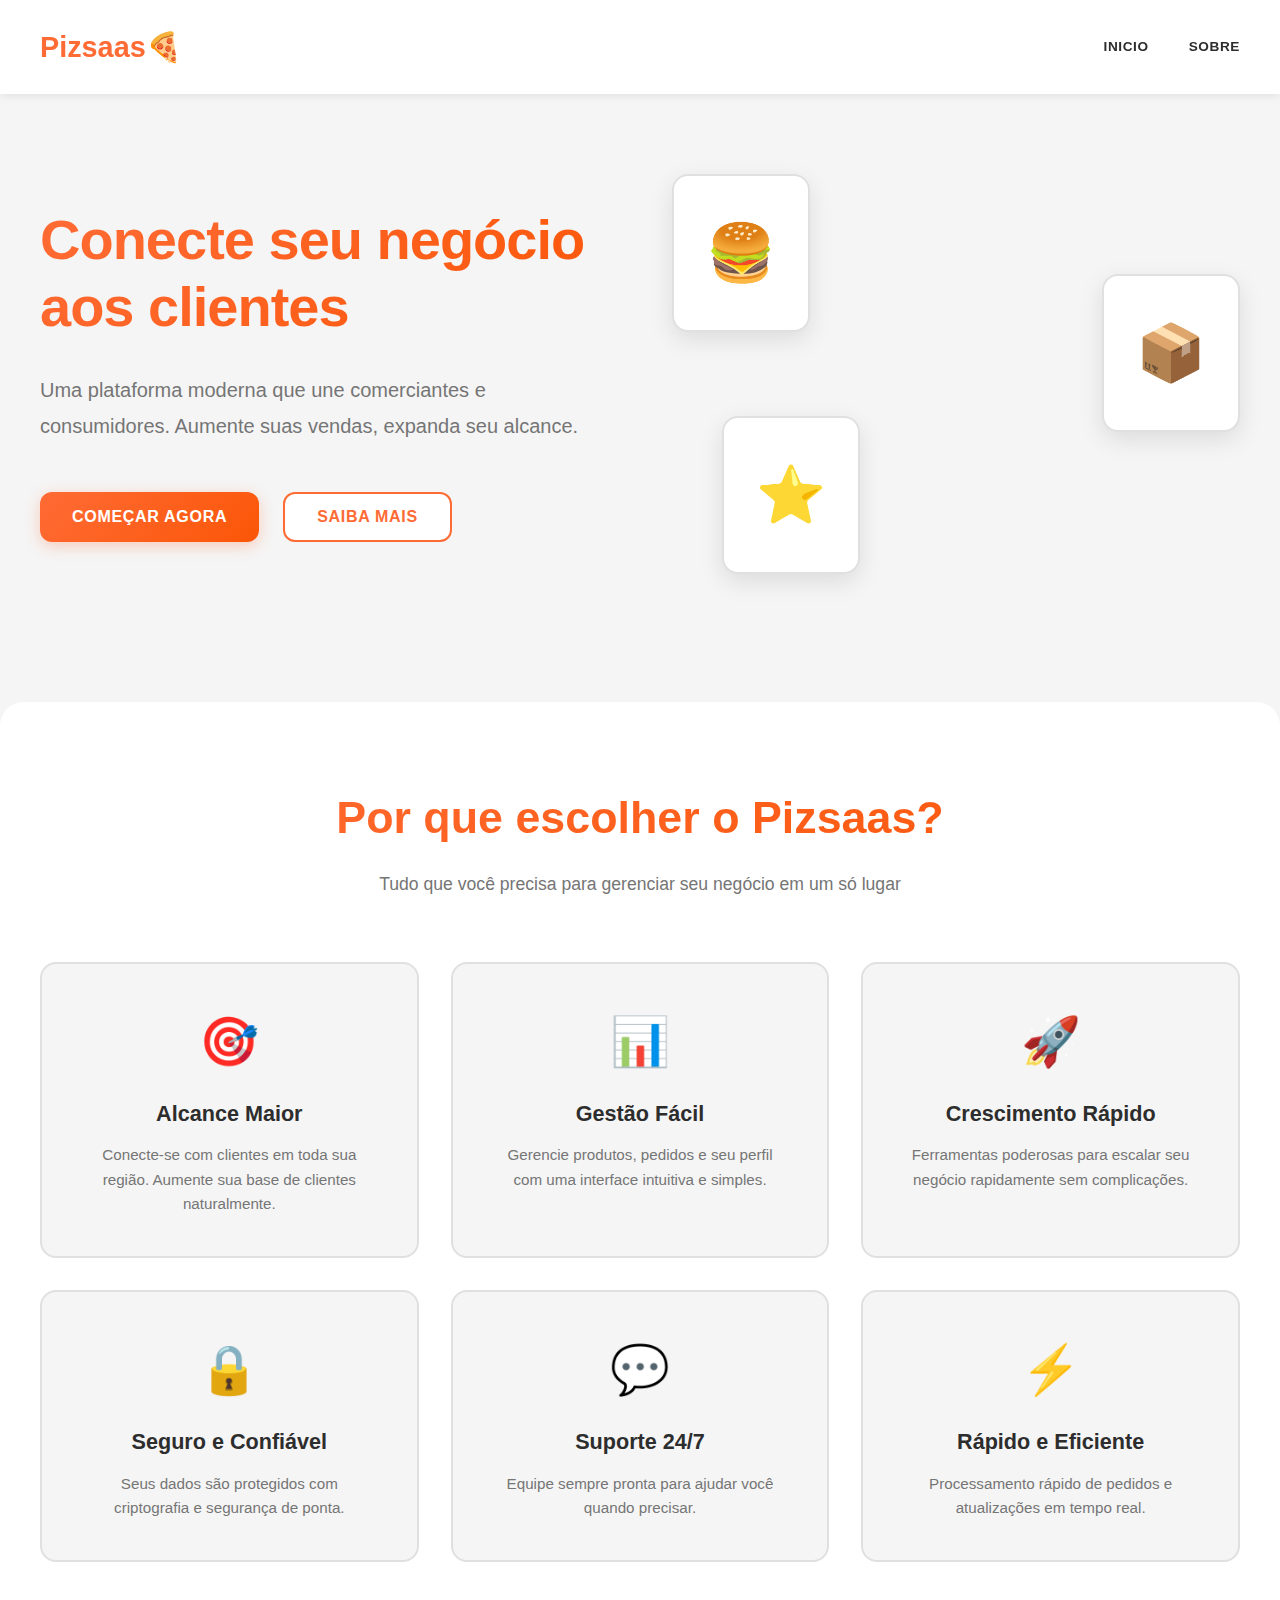
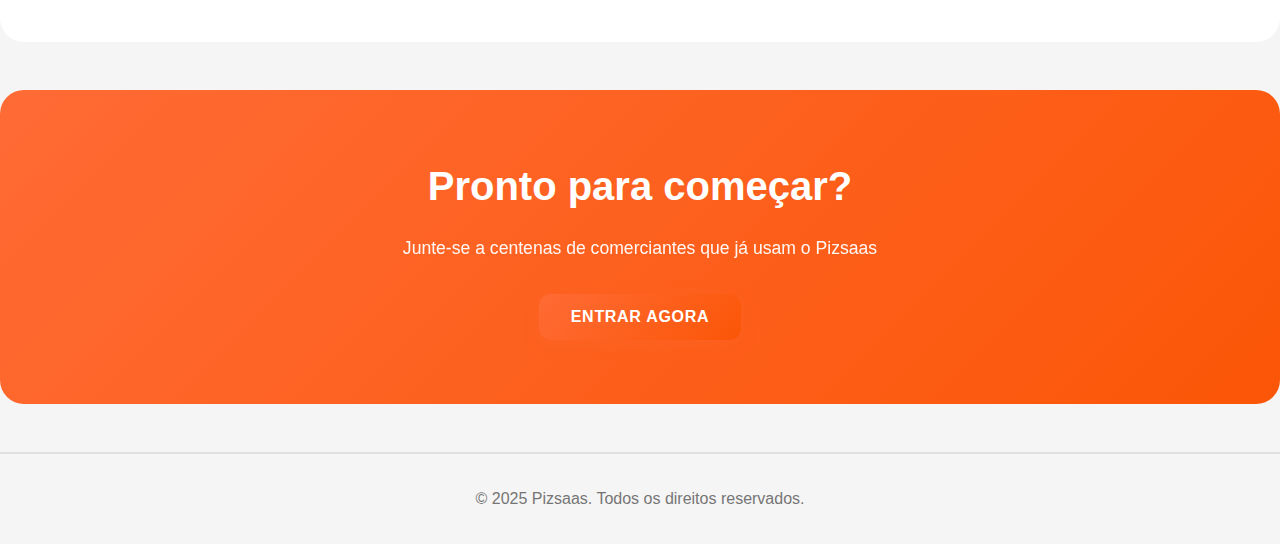
<file: SaaS/consumidor/dashboard.html>
<!DOCTYPE html>
<html lang="pt-BR">
<head>
    <meta charset="UTF-8">
    <meta name="viewport" content="width=device-width, initial-scale=1.0">
    <title>Perfil - Consumidor</title>
    <link rel="stylesheet" href="../styles/main.css">
</head>
<body>
    <div class="dashboard">
        <aside class="sidebar">
            <div class="sidebar-profile-header">
                <img id="sidebarProfilePic" src="data:image/svg+xml,%3Csvg xmlns='http://www.w3.org/2000/svg' width='80' height='80'%3E%3Crect width='80' height='80' fill='%23fff'/%3E%3Ctext x='50%25' y='50%25' dominant-baseline='middle' text-anchor='middle' font-family='sans-serif' font-size='36' fill='%23ff6b35'%3E👤%3C/text%3E%3C/svg%3E" alt="Perfil" class="profile-picture-sidebar" onclick="navigateTo('perfil')" title="Clique para acessar seu perfil">
            </div>

            <div class="sidebar-header">
                <center><h2>Pizsaas🍕
                    
                </h2></center>
            </div>
            <ul class="nav-menu">
                <li class="nav-item active" data-page="produtos" onclick="navigateTo('produtos')">Produtos</li>
                <li class="nav-item" data-page="pedidos" onclick="navigateTo('pedidos')">Meus Pedidos</li>
                <li class="nav-item" onclick="logout()" style="color: #ffcccc; margin-top: auto; border-top: 1px solid rgba(255,255,255,0.2); padding-top: 1rem;">Sair</li>
            </ul>
        </aside>

        <main class="main-content">
            <!-- Página Produtos -->
            <div id="pageProdutos" class="page active">
                <div class="page-header">
                    <div>
                        <h1 class="page-title">Produtos Disponíveis</h1>
                        <p class="page-subtitle">Explore os produtos dos comércios da sua região</p>
                    </div>
                </div>

                <div class="form-group" style="max-width: 400px; margin-bottom: 2rem;">
                    <label for="filtroCategoria">Filtrar por Categoria</label>
                    <select id="filtroCategoria" onchange="loadProdutos()">
                        <option value="">Todas as Categorias</option>
                        <option value="Alimentos">Alimentos</option>
                        <option value="Bebidas">Bebidas</option>
                    </select>
                </div>

                <div id="produtosList" class="grid"></div>
            </div>

            <!-- Página Meus Pedidos -->
            <div id="pagePedidos" class="page" style="display: none;">
                <div class="page-header">
                    <div>
                        <h1 class="page-title">Meus Pedidos</h1>
                        <p class="page-subtitle">Acompanhe o status dos seus pedidos</p>
                    </div>
                    <button class="btn btn-danger" onclick="limparTodosPedidos()">🗑 Limpar Pedidos</button>
                </div>
                <div id="pedidosList"></div>
            </div>

            <!-- Página Perfil -->
            <div id="pagePerfil" class="page" style="display: none;">
                <div class="page-header">
                    <div>
                        <h1 class="page-title">Meu Perfil</h1>
                        <p class="page-subtitle">Visualize e edite seus dados cadastrais</p>
                    </div>
                    <!-- Added delete profile button -->
                    <button class="btn btn-danger" onclick="deleteProfile()" title="Excluir seu perfil permanentemente">🗑 Excluir Perfil</button>
                </div>
                
                <div class="card" style="max-width: 700px;">
                    <form id="perfilForm">
                        <div class="form-group">
                            <label for="perfilFoto">Foto de Perfil</label>
                            <input type="file" id="perfilFoto" accept="image/*" onchange="previewPerfilFoto(event)">
                            <div class="image-preview" id="perfilFotoPreview" style="margin-top: 0.5rem;">
                                <div class="image-placeholder" style="width: 120px; height: 120px;">
                                    <p style="font-size: 0.85rem;">Nenhuma imagem</p>
                                </div>
                            </div>
                        </div>

                        <div class="form-group">
                            <label for="perfilNome">Nome Completo</label>
                            <input type="text" id="perfilNome" required>
                        </div>

                        <div class="form-group">
                            <label for="perfilEmail">E-mail</label>
                            <input type="email" id="perfilEmail" required>
                        </div>

                        <div class="form-group">
                            <label for="perfilTelefone">Telefone</label>
                            <input type="tel" id="perfilTelefone" required>
                        </div>

                        <div class="form-group">
                            <label for="perfilSenha">Nova Senha (deixe em branco para manter a atual)</label>
                            <input type="password" id="perfilSenha">
                        </div>

                        <button type="submit" class="btn btn-primary">Salvar Alterações</button>
                    </form>
                </div>
            </div>
        </main>
    </div>

    <!-- Modal de Fazer Pedido -->
    <div id="pedidoModal" class="modal">
        <div class="modal-content">
            <div class="modal-header">
                <h2 class="modal-title">Fazer Pedido</h2>
                <button class="close-modal" onclick="closePedidoModal()">×</button>
            </div>

            <div id="produtoDetalhes" style="margin-bottom: 1.5rem;"></div>

            <form id="pedidoForm">
                <input type="hidden" id="produtoId">
                <input type="hidden" id="comercianteId">
                <input type="hidden" id="valorProduto">

                <div class="form-group">
                    <label for="enderecoEntrega">Endereço de Entrega</label>
                    <input type="text" id="enderecoEntrega" placeholder="Rua, número, bairro, cidade" required>
                </div>

                <div class="form-group">
                    <label for="pontoReferencia">Ponto de Referência (opcional)</label>
                    <input type="text" id="pontoReferencia" placeholder="Ex: Próximo ao mercado">
                </div>

                <div class="form-group">
                    <label for="observacoes">Observações (opcional)</label>
                    <textarea id="observacoes" rows="3" placeholder="Alguma observação sobre o pedido?"></textarea>
                </div>

                <div style="background: var(--background); padding: 1rem; border-radius: 8px; margin-bottom: 1rem;">
                    <p style="font-size: 0.9rem; color: var(--text-secondary); margin-bottom: 0.5rem;">Total do Pedido:</p>
                    <p style="font-size: 1.75rem; font-weight: 700; color: var(--primary);" id="valorTotal">R$ 0,00</p>
                </div>

                <button type="submit" class="btn btn-primary" style="width: 100%;">Finalizar Pedido</button>
            </form>
        </div>
    </div>

    <script src="scripts/consumidor.js"></script>
</body>
</html>
</file>
<file: SaaS/styles/main.css>
:root {
  /* Food delivery color palette (iFood-inspired) */
  --primary: #ff6b35;
  --primary-dark: #e55a2b;
  --primary-light: #ff8a5c;
  --secondary: #ffa94d;
  --accent: #fb5607;
  --background: #f5f5f5;
  --surface: #ffffff;
  --text: #2d2d2d;
  --text-secondary: #757575;
  --border: #e0e0e0;
  --success: #4caf50;
  --danger: #f44336;
  --warning: #ff9800;
  --info: #2196f3;
}

* {
  margin: 0;
  padding: 0;
  box-sizing: border-box;
}

body {
  font-family: -apple-system, BlinkMacSystemFont, "Segoe UI", Roboto, "Helvetica Neue", sans-serif;
  background: var(--background);
  color: var(--text);
  line-height: 1.6;
}

.container {
  min-height: 100vh;
  display: flex;
  align-items: center;
  justify-content: center;
  padding: 20px;
}

/* ===== HERO SECTION ===== */
.hero {
  text-align: center;
  max-width: 700px;
  animation: fadeIn 0.8s ease;
}

@keyframes fadeIn {
  from {
    opacity: 0;
    transform: translateY(20px);
  }
  to {
    opacity: 1;
    transform: translateY(0);
  }
}

.hero-title {
  font-size: 4rem;
  font-weight: 900;
  background: linear-gradient(135deg, var(--primary) 0%, var(--accent) 100%);
  -webkit-background-clip: text;
  -webkit-text-fill-color: transparent;
  background-clip: text;
  margin-bottom: 1rem;
  letter-spacing: -1px;
}

.hero-subtitle {
  font-size: 1.35rem;
  color: var(--text-secondary);
  margin-bottom: 2.5rem;
  font-weight: 500;
  line-height: 1.8;
}

/* ===== LANDING PAGE ===== */
.landing-wrapper {
  background: var(--background);
}

.landing-nav {
  display: flex;
  justify-content: space-between;
  align-items: center;
  padding: 1.5rem 2.5rem;
  background: var(--surface);
  box-shadow: 0 2px 8px rgba(0, 0, 0, 0.08);
  position: sticky;
  top: 0;
  z-index: 100;
}

.nav-logo {
  font-size: 1.8rem;
  color: var(--primary);
  align-items: center;
}

.nav-links {
  display: flex;
  gap: 2.5rem;
}

.nav-link {
  text-decoration: none;
  color: var(--text);
  font-weight: 600;
  transition: all 0.3s ease;
  text-transform: uppercase;
  font-size: 0.85rem;
  letter-spacing: 0.6px;
}

.nav-link:hover {
  color: var(--primary);
}

.hero-landing {
  display: grid;
  grid-template-columns: 1fr 1fr;
  align-items: center;
  gap: 4rem;
  padding: 5rem 2.5rem;
  max-width: 1300px;
  margin: 0 auto;
}

.hero-content {
  display: flex;
  flex-direction: column;
  gap: 2rem;
}

.hero-title-landing {
  font-size: 3.5rem;
  font-weight: 900;
  line-height: 1.2;
  background: linear-gradient(135deg, var(--primary) 0%, var(--accent) 100%);
  -webkit-background-clip: text;
  -webkit-text-fill-color: transparent;
  background-clip: text;
  letter-spacing: -1px;
}

.hero-subtitle-landing {
  font-size: 1.25rem;
  color: var(--text-secondary);
  line-height: 1.8;
  font-weight: 500;
}

.hero-buttons {
  display: flex;
  gap: 1.5rem;
  margin-top: 1rem;
}

.hero-image {
  position: relative;
  height: 400px;
}

.hero-visual {
  position: relative;
  width: 100%;
  height: 100%;
}

.visual-card {
  position: absolute;
  background: var(--surface);
  border: 2px solid var(--border);
  border-radius: 16px;
  padding: 2rem;
  font-size: 3.5rem;
  box-shadow: 0 8px 24px rgba(0, 0, 0, 0.1);
  animation: float 3s ease-in-out infinite;
}

.card-1 {
  top: 0;
  left: 0;
  animation-delay: 0s;
}

.card-2 {
  top: 100px;
  right: 0;
  animation-delay: 0.5s;
}

.card-3 {
  bottom: 0;
  left: 50px;
  animation-delay: 1s;
}

@keyframes float {
  0%,
  100% {
    transform: translateY(0px);
  }
  50% {
    transform: translateY(-20px);
  }
}

.features-section {
  padding: 5rem 2.5rem;
  background: var(--surface);
  max-width: 1300px;
  margin: 3rem auto;
  border-radius: 24px;
}

.features-header {
  text-align: center;
  margin-bottom: 4rem;
}

.section-title {
  font-size: 2.8rem;
  font-weight: 900;
  margin-bottom: 1rem;
  background: linear-gradient(135deg, var(--primary) 0%, var(--accent) 100%);
  -webkit-background-clip: text;
  -webkit-text-fill-color: transparent;
  background-clip: text;
}

.section-subtitle {
  font-size: 1.1rem;
  color: var(--text-secondary);
}

.features-grid {
  display: grid;
  grid-template-columns: repeat(auto-fit, minmax(300px, 1fr));
  gap: 2rem;
}

.feature-card {
  padding: 2.5rem;
  background: var(--background);
  border: 2px solid var(--border);
  border-radius: 16px;
  text-align: center;
  transition: all 0.3s ease;
  cursor: pointer;
}

.feature-card:hover {
  transform: translateY(-12px);
  border-color: var(--primary);
  box-shadow: 0 12px 32px rgba(255, 107, 53, 0.15);
}

.feature-icon {
  font-size: 3rem;
  margin-bottom: 1rem;
}

.feature-title {
  font-size: 1.35rem;
  font-weight: 800;
  margin-bottom: 0.75rem;
}

.feature-text {
  color: var(--text-secondary);
  line-height: 1.6;
  font-size: 0.95rem;
}

.cta-section {
  padding: 4rem 2.5rem;
  text-align: center;
  background: linear-gradient(135deg, var(--primary) 0%, var(--accent) 100%);
  color: white;
  margin: 3rem auto;
  border-radius: 24px;
  max-width: 1300px;
}

.cta-title {
  font-size: 2.5rem;
  font-weight: 900;
  margin-bottom: 1rem;
}

.cta-subtitle {
  font-size: 1.1rem;
  margin-bottom: 2rem;
  opacity: 0.95;
}

.landing-footer {
  text-align: center;
  padding: 2rem;
  color: var(--text-secondary);
  border-top: 2px solid var(--border);
  margin-top: 3rem;
}

/* ===== BUTTONS ===== */
.btn {
  padding: 14px 32px;
  font-size: 1rem;
  font-weight: 700;
  border: none;
  border-radius: 12px;
  cursor: pointer;
  transition: all 0.3s cubic-bezier(0.4, 0, 0.2, 1);
  text-transform: uppercase;
  letter-spacing: 0.7px;
  display: inline-block;
}

.btn-primary {
  background: linear-gradient(135deg, var(--primary) 0%, var(--accent) 100%);
  color: white;
  box-shadow: 0 4px 15px rgba(255, 107, 53, 0.3);
}

.btn-primary:hover {
  transform: translateY(-2px);
  box-shadow: 0 8px 25px rgba(255, 107, 53, 0.4);
}

.btn-primary:active {
  transform: translateY(0);
}

.btn-secondary {
  background: white;
  color: var(--primary);
  border: 2px solid var(--primary);
  font-weight: 700;
}

.btn-secondary:hover {
  background: var(--primary);
  color: white;
  transform: translateY(-2px);
}

.btn-small {
  padding: 10px 16px;
  font-size: 0.875rem;
  flex: 1;
}

.btn-danger {
  background: var(--danger);
  color: white;
}

.btn-danger:hover {
  background: #e53935;
  transform: translateY(-2px);
  box-shadow: 0 4px 12px rgba(244, 67, 54, 0.3);
}

.btn-tertiary {
  background: transparent;
  color: var(--primary);
  border: 1px solid var(--border);
}

.btn-tertiary:hover {
  background: var(--background);
  border-color: var(--primary);
}

/* ===== SELECTION PAGE ===== */
.selection-container {
  max-width: 1100px;
  text-align: center;
}

.selection-title {
  font-size: 3.2rem;
  font-weight: 900;
  margin-bottom: 0.75rem;
  background: linear-gradient(135deg, var(--primary) 0%, var(--accent) 100%);
  -webkit-background-clip: text;
  -webkit-text-fill-color: transparent;
  background-clip: text;
  letter-spacing: -1px;
}

.selection-subtitle {
  font-size: 1.2rem;
  color: var(--text-secondary);
  margin-bottom: 3.5rem;
  font-weight: 500;
}

.cards-grid {
  display: grid;
  grid-template-columns: repeat(auto-fit, minmax(320px, 1fr));
  gap: 2.5rem;
  margin-bottom: 3rem;
}

.selection-card {
  background: var(--surface);
  padding: 3rem 2.5rem;
  border-radius: 20px;
  border: 2px solid var(--border);
  cursor: pointer;
  transition: all 0.3s cubic-bezier(0.4, 0, 0.2, 1);
  box-shadow: 0 4px 12px rgba(0, 0, 0, 0.08);
}

.selection-card:hover {
  border-color: var(--primary);
  transform: translateY(-12px);
  box-shadow: 0 16px 40px rgba(255, 107, 53, 0.15);
}

.card-icon {
  font-size: 4.5rem;
  margin-bottom: 1.5rem;
}

.card-title {
  font-size: 1.6rem;
  font-weight: 800;
  margin-bottom: 0.75rem;
  color: var(--text);
}

.card-description {
  color: var(--text-secondary);
  font-size: 1rem;
  line-height: 1.6;
}

/* ===== AUTH PAGE ===== */
.auth-container {
  background: var(--surface);
  padding: 3.5rem;
  border-radius: 24px;
  box-shadow: 0 12px 40px rgba(0, 0, 0, 0.12);
  max-width: 520px;
  width: 100%;
}

.auth-title {
  font-size: 2.5rem;
  font-weight: 900;
  text-align: center;
  margin-bottom: 2rem;
  background: linear-gradient(135deg, var(--primary) 0%, var(--accent) 100%);
  -webkit-background-clip: text;
  -webkit-text-fill-color: transparent;
  background-clip: text;
  letter-spacing: -0.5px;
}

.tabs {
  display: flex;
  gap: 0;
  margin-bottom: 2.5rem;
  border-bottom: 2px solid var(--border);
}

.tab {
  flex: 1;
  padding: 16px;
  background: transparent;
  border: none;
  border-bottom: 3px solid transparent;
  font-size: 1rem;
  font-weight: 700;
  color: var(--text-secondary);
  cursor: pointer;
  transition: all 0.3s ease;
  margin-bottom: -2px;
  text-transform: uppercase;
  letter-spacing: 0.7px;
}

.tab.active {
  color: var(--primary);
  border-bottom-color: var(--primary);
}

.auth-form {
  display: flex;
  flex-direction: column;
  gap: 1.5rem;
}

.form-group {
  display: flex;
  flex-direction: column;
  gap: 0.75rem;
}

.form-group label {
  font-weight: 700;
  font-size: 0.95rem;
  color: var(--text);
  text-transform: uppercase;
  letter-spacing: 0.6px;
}

.form-group input,
.form-group textarea,
.form-group select {
  padding: 12px 16px;
  border: 2px solid var(--border);
  border-radius: 10px;
  font-size: 1rem;
  transition: all 0.3s ease;
  background: var(--surface);
  font-family: inherit;
}

.form-group input:focus,
.form-group textarea:focus,
.form-group select:focus {
  outline: none;
  border-color: var(--primary);
  box-shadow: 0 0 0 4px rgba(255, 107, 53, 0.1);
}

.form-group input::placeholder {
  color: var(--text-secondary);
}

.image-preview {
  width: 100%;
  max-width: 300px;
  height: 200px;
  margin-top: 0.75rem;
  border: 2px dashed var(--primary);
  border-radius: 12px;
  display: flex;
  align-items: center;
  justify-content: center;
  overflow: hidden;
  background: linear-gradient(135deg, rgba(255, 107, 53, 0.05) 0%, rgba(251, 86, 7, 0.05) 100%);
}

.image-preview img {
  width: 100%;
  height: 100%;
  object-fit: cover;
}

.image-placeholder {
  color: var(--text-secondary);
  text-align: center;
  padding: 1rem;
}

/* ===== DASHBOARD ===== */
.dashboard {
  display: flex;
  min-height: 100vh;
  background: var(--background);
}

.sidebar {
  width: 280px;
  background: linear-gradient(180deg, var(--primary) 0%, var(--accent) 100%);
  padding: 0;
  color: white;
  box-shadow: 0 4px 20px rgba(255, 107, 53, 0.25);
  display: flex;
  flex-direction: column;
  position: relative;
}

/* Adicionado header com foto de perfil no topo da sidebar */
.sidebar-profile-header {
  padding: 1.5rem;
  border-bottom: 2px solid rgba(255, 255, 255, 0.2);
  text-align: center;
}

.profile-picture-sidebar {
  width: 90px;
  height: 90px;
  border-radius: 50%;
  border: 3px solid rgba(255, 255, 255, 0.8);
  object-fit: cover;
  box-shadow: 0 4px 12px rgba(0, 0, 0, 0.2);
  transition: all 0.3s ease;
  cursor: pointer;
  display: block;
  margin: 0 auto;
}

.profile-picture-sidebar:hover {
  border-color: white;
  box-shadow: 0 6px 16px rgba(0, 0, 0, 0.3);
  transform: scale(1.08);
}

.profile-picture-container {
  display: flex;
  flex-direction: column;
  align-items: center;
  gap: 1rem;
  cursor: pointer;
  transition: all 0.3s ease;
}

.profile-picture-container:hover {
  transform: scale(1.05);
}

.profile-picture-small {
  width: 80px;
  height: 80px;
  border-radius: 50%;
  border: 3px solid rgba(255, 255, 255, 0.8);
  object-fit: cover;
  box-shadow: 0 4px 12px rgba(0, 0, 0, 0.2);
  transition: all 0.3s ease;
}

.profile-picture-small:hover {
  border-color: white;
  box-shadow: 0 6px 16px rgba(0, 0, 0, 0.3);
}

.profile-name {
  font-weight: 700;
  font-size: 1rem;
  color: white;
  text-align: center;
}

.sidebar-header {
  padding: 1.5rem;
  border-bottom: 2px solid rgba(255, 255, 255, 0.2);
}

.sidebar-title {
  font-size: 1.5rem;
  font-weight: 900;
  color: white;
  letter-spacing: -0.5px;
}

.nav-menu {
  list-style: none;
  flex: 1;
  padding: 1rem 0;
}

.nav-item {
  padding: 14px 1.5rem;
  cursor: pointer;
  transition: all 0.3s ease;
  font-weight: 600;
  color: rgba(255, 255, 255, 0.8);
  border-left: 4px solid transparent;
  text-transform: uppercase;
  font-size: 0.9rem;
  letter-spacing: 0.6px;
}

.nav-item:hover {
  background: rgba(255, 255, 255, 0.12);
  color: white;
  border-left-color: white;
}

.nav-item.active {
  background: rgba(255, 255, 255, 0.15);
  color: white;
  border-left-color: white;
}

.main-content {
  flex: 1;
  padding: 2.5rem;
  overflow-y: auto;
}

.page-header {
  margin-bottom: 2.5rem;
  display: flex;
  justify-content: space-between;
  align-items: center;
  flex-wrap: wrap;
  gap: 1.5rem;
}

.page-title {
  font-size: 2.2rem;
  font-weight: 900;
  background: linear-gradient(135deg, var(--primary) 0%, var(--accent) 100%);
  -webkit-background-clip: text;
  -webkit-text-fill-color: transparent;
  background-clip: text;
  letter-spacing: -0.5px;
}

.page-subtitle {
  color: var(--text-secondary);
  font-weight: 500;
  margin-top: 0.5rem;
}

/* ===== CARDS ===== */
.card {
  background: var(--surface);
  padding: 1.75rem;
  border-radius: 16px;
  border: 2px solid var(--border);
  margin-bottom: 1.5rem;
  box-shadow: 0 4px 12px rgba(0, 0, 0, 0.06);
  transition: all 0.3s ease;
}

.card:hover {
  border-color: var(--primary);
  box-shadow: 0 8px 24px rgba(255, 107, 53, 0.1);
}

.card-header {
  display: flex;
  justify-content: space-between;
  align-items: center;
  margin-bottom: 1rem;
}

.card-title {
  font-size: 1.35rem;
  font-weight: 800;
  color: var(--text);
}

/* ===== MODAL ===== */
.modal {
  display: none;
  position: fixed;
  top: 0;
  left: 0;
  width: 100%;
  height: 100%;
  background: rgba(0, 0, 0, 0.5);
  align-items: center;
  justify-content: center;
  z-index: 1000;
  backdrop-filter: blur(4px);
}

.modal.active {
  display: flex;
  animation: modalFadeIn 0.3s ease;
}

@keyframes modalFadeIn {
  from {
    opacity: 0;
  }
  to {
    opacity: 1;
  }
}

.modal-content {
  background: var(--surface);
  padding: 2.5rem;
  border-radius: 20px;
  max-width: 600px;
  width: 90%;
  max-height: 90vh;
  overflow-y: auto;
  box-shadow: 0 20px 60px rgba(0, 0, 0, 0.3);
}

.modal-header {
  display: flex;
  justify-content: space-between;
  align-items: center;
  margin-bottom: 2rem;
}

.modal-title {
  font-size: 1.6rem;
  font-weight: 900;
  background: linear-gradient(135deg, var(--primary) 0%, var(--accent) 100%);
  -webkit-background-clip: text;
  -webkit-text-fill-color: transparent;
  background-clip: text;
}

.close-modal {
  background: transparent;
  border: none;
  font-size: 2rem;
  cursor: pointer;
  color: var(--text-secondary);
  transition: all 0.3s ease;
  width: 40px;
  height: 40px;
  display: flex;
  align-items: center;
  justify-content: center;
}

.close-modal:hover {
  color: var(--text);
  background: var(--background);
  border-radius: 8px;
}

/* ===== GRID ===== */
.grid {
  display: grid;
  grid-template-columns: repeat(auto-fill, minmax(280px, 1fr));
  gap: 2rem;
}

/* ===== PRODUCT CARD ===== */
.product-card {
  background: var(--surface);
  border: 2px solid var(--border);
  border-radius: 16px;
  overflow: hidden;
  transition: all 0.3s cubic-bezier(0.4, 0, 0.2, 1);
  box-shadow: 0 4px 12px rgba(0, 0, 0, 0.08);
}

.product-card:hover {
  transform: translateY(-12px);
  box-shadow: 0 16px 40px rgba(255, 107, 53, 0.2);
  border-color: var(--primary);
}

.product-image {
  width: 100%;
  height: 220px;
  object-fit: cover;
  background: var(--background);
}

.product-info {
  padding: 1.5rem;
}

.product-meta {
  font-size: 0.85rem;
  color: var(--text-secondary);
  margin-bottom: 0.5rem;
  font-weight: 600;
}

.product-name {
  font-size: 1.15rem;
  font-weight: 800;
  margin-bottom: 0.5rem;
  color: var(--text);
}

.product-description {
  color: var(--text-secondary);
  font-size: 0.9rem;
  margin-bottom: 1rem;
  line-height: 1.5;
}

.product-price {
  font-size: 1.6rem;
  font-weight: 900;
  background: linear-gradient(135deg, var(--primary) 0%, var(--accent) 100%);
  -webkit-background-clip: text;
  -webkit-text-fill-color: transparent;
  background-clip: text;
  margin-bottom: 1rem;
}

.product-actions {
  display: flex;
  gap: 0.75rem;
}

/* ===== BADGES ===== */
.badge {
  display: inline-block;
  padding: 6px 14px;
  border-radius: 20px;
  font-size: 0.8rem;
  font-weight: 800;
  text-transform: uppercase;
  letter-spacing: 0.5px;
}

.badge-pending {
  background: #fff3cd;
  color: #856404;
}

.badge-completed {
  background: #d4edda;
  color: #155724;
}

.badge-cancelled {
  background: #f8d7da;
  color: #721c24;
}

.badge-processing {
  background: #cfe2ff;
  color: #084298;
}

/* ===== RESPONSIVE ===== */
@media (max-width: 1024px) {
  .main-content {
    padding: 2rem;
  }

  .page-title {
    font-size: 1.8rem;
  }

  .grid {
    grid-template-columns: repeat(auto-fill, minmax(240px, 1fr));
    gap: 1.5rem;
  }
}

@media (max-width: 768px) {
  .hero-title {
    font-size: 2.8rem;
  }

  .selection-title {
    font-size: 2.2rem;
  }

  .dashboard {
    flex-direction: column;
  }

  .sidebar {
    width: 100%;
    border-right: none;
    border-bottom: 3px solid rgba(255, 255, 255, 0.2);
  }

  .sidebar-profile-header {
    display: none;
  }

  .nav-menu {
    display: flex;
    overflow-x: auto;
    padding: 0;
  }

  .nav-item {
    padding: 12px 1rem;
    white-space: nowrap;
  }

  .main-content {
    padding: 1.5rem;
  }

  .page-header {
    flex-direction: column;
    align-items: flex-start;
  }

  .page-title {
    font-size: 1.6rem;
  }

  .grid {
    grid-template-columns: 1fr;
  }

  .auth-container {
    padding: 2rem;
  }

  .modal-content {
    width: 95%;
    padding: 1.5rem;
  }

  .cards-grid {
    grid-template-columns: 1fr;
    gap: 1.5rem;
  }

  .landing-nav {
    flex-direction: column;
    gap: 1.5rem;
  }

  .nav-links {
    gap: 1.5rem;
  }

  .hero-landing {
    grid-template-columns: 1fr;
    gap: 2.5rem;
    padding: 2.5rem 1.5rem;
  }

  .hero-title-landing {
    font-size: 2.2rem;
  }

  .hero-subtitle-landing {
    font-size: 1rem;
  }

  .hero-buttons {
    flex-direction: column;
  }

  .hero-image {
    height: 300px;
  }

  .features-section {
    padding: 2.5rem 1.5rem;
  }

  .section-title {
    font-size: 1.8rem;
  }

  .cta-section {
    padding: 2rem 1.5rem;
  }

  .cta-title {
    font-size: 1.6rem;
  }
}

@media (max-width: 480px) {
  .hero-title {
    font-size: 2.2rem;
  }

  .auth-container {
    padding: 1.5rem;
  }

  .btn {
    padding: 12px 24px;
    font-size: 0.9rem;
  }
}
</file>
